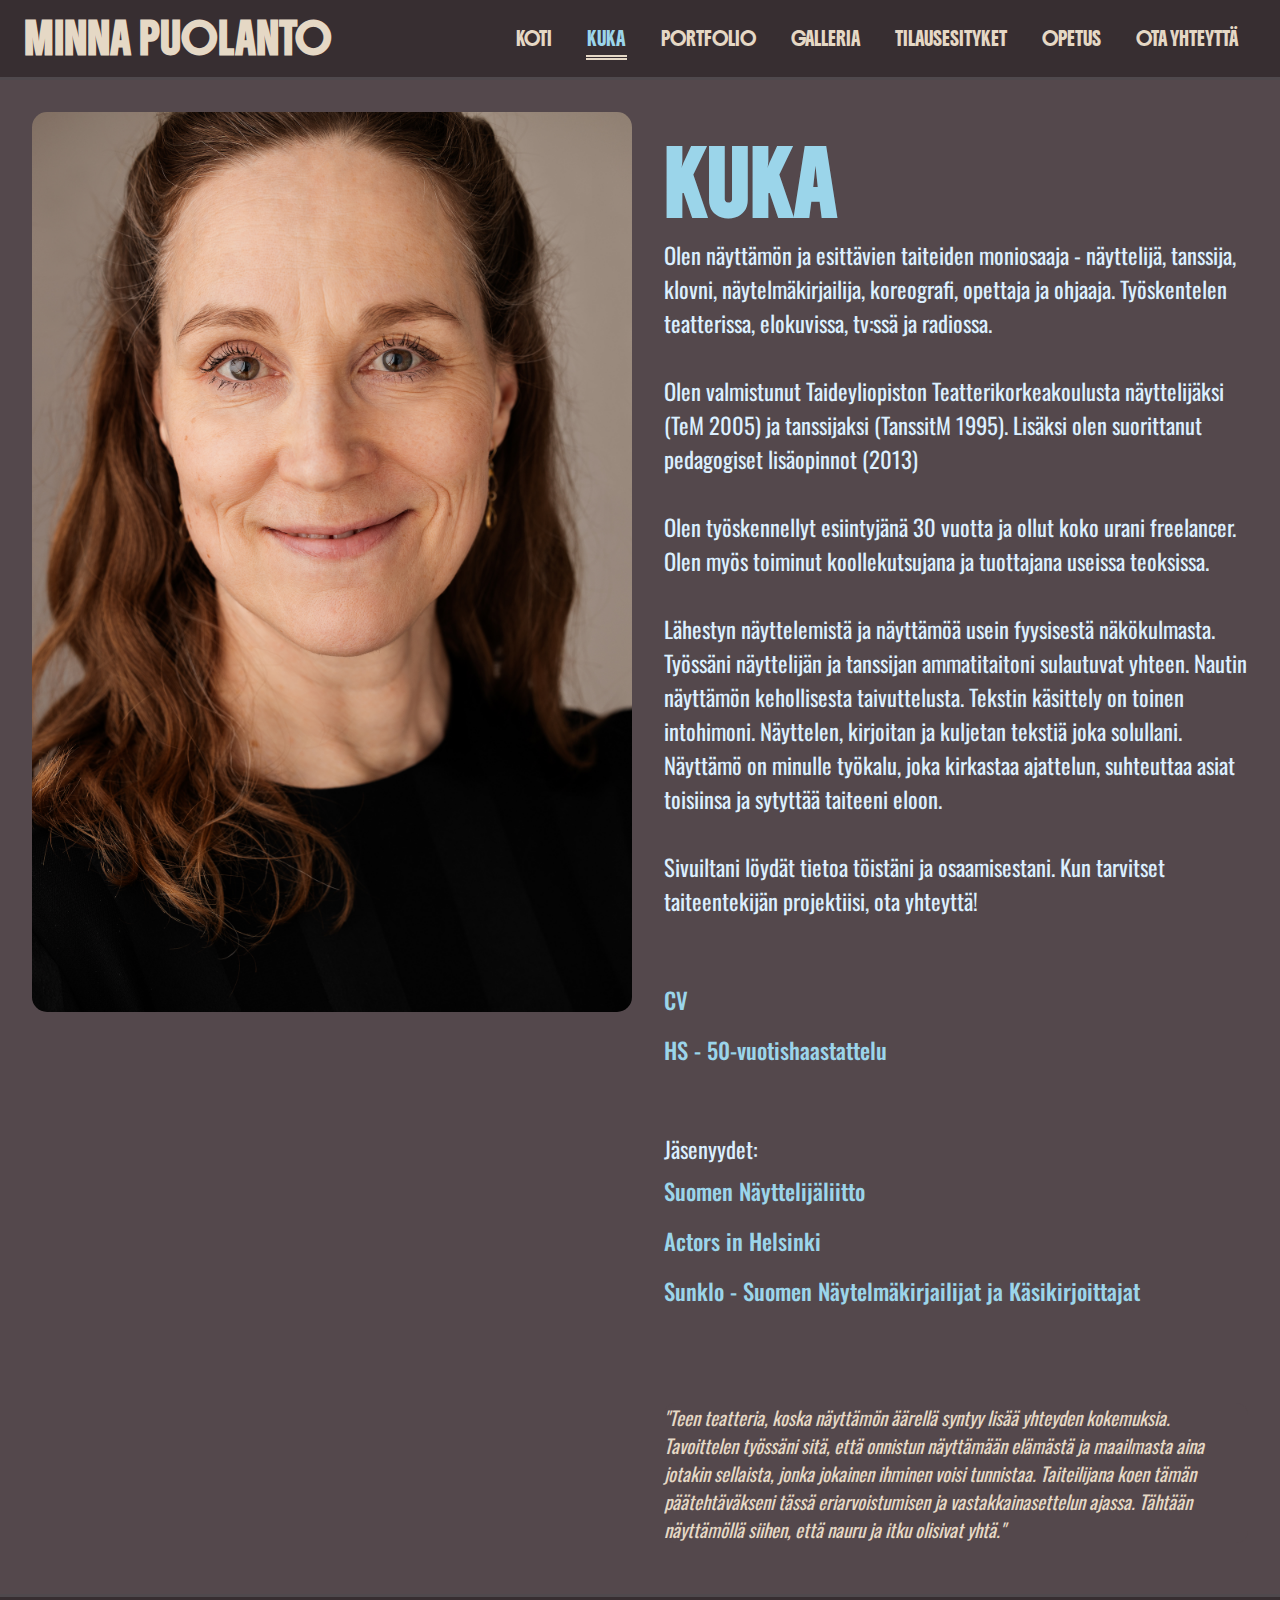
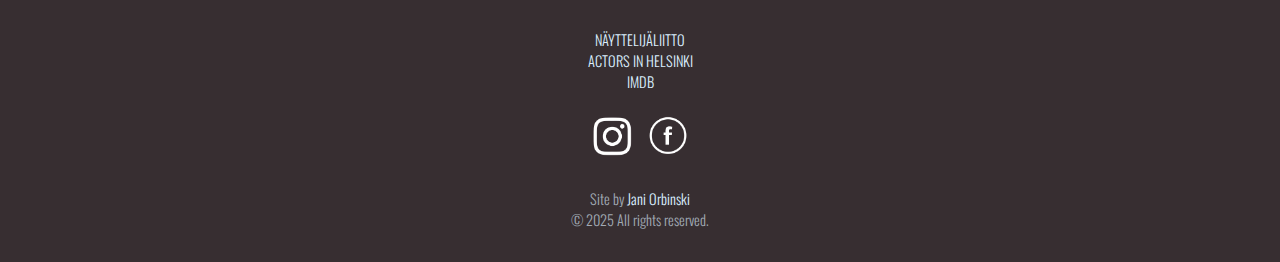
<file: bio.html>
<!DOCTYPE html>
<html lang="fi">

<head>
  <meta charset="UTF-8">
  <meta name="viewport" content="width=device-width, initial-scale=1.0">
  <title>Minna Puolanto | Näyttelijä, Klovni, Tanssija, Käsikirjoittaja, Opettaja</title>
  <meta name="description" content="Suomalainen näyttelijä, klovni, tanssija, käsikirjoittaja, koreografi, ohjaaja ja opettaja. Näyttämön ja esittävientaiteiden moniosaaja. Työskentelen teatterissa, elokuvissa, tv:ssä ja radiossa. Ota yhteyttä!">
  <link rel="stylesheet" href="styles.css">
  <link rel="preconnect" href="https://fonts.googleapis.com">
  <link rel="preconnect" href="https://fonts.gstatic.com" crossorigin>
  <link href="https://fonts.googleapis.com/css2?family=Boldonse&family=Oswald:wght@200..700&display=swap" rel="stylesheet">
  <link rel="icon" type="image/x-icon" href="images/favicon.ico">
  <script defer src="script.js"></script>
</head>

<body>
  

  <header id="sticky-header">
    <div class="header-content">
      <div class="header-name">
        <span>MINNA PUOLANTO</span>
        
      </div>
      <nav>
        <ul class="nav-menu">
          <li><a href="index.html">KOTI</a></li>
          <li><a href="bio.html">KUKA</a></li>
          <li><a href="portfolio.html">PORTFOLIO</a></li>
          <li><a href="gallery.html">GALLERIA</a></li>
          <li><a href="services.html">TILAUSESITYKET</a></li>
          <li><a href="teaching.html">OPETUS</a></li>
          <li><a href="contact.html">OTA YHTEYTTÄ</a></li>
        </ul>
      </nav>
    </div>
    <div class="hamburger-menu" onclick="toggleMenu()">
      ☰
    </div>
  </header>



  <main>
    
    <!-- Hero Section -->
  
    <div class="who-hero-content">

      <div>
      <img src="images/HEADSHOTIT/MP_LiiviaPallas_7_pienennetty.jpg" id="hero-profile-img" alt="Minna Puolanto">

    </div>

      
      <div class="who-text-content">
        <h1>
          KUKA
        </h1>
        <p>
          Olen näyttämön ja esittävien taiteiden moniosaaja - näyttelijä, tanssija, klovni, näytelmäkirjailija,
          koreografi, opettaja ja ohjaaja. Työskentelen teatterissa, elokuvissa, tv:ssä ja radiossa.<br><br>
          Olen valmistunut Taideyliopiston Teatterikorkeakoulusta näyttelijäksi (TeM 2005) ja tanssijaksi (TanssitM 1995). Lisäksi olen suorittanut pedagogiset lisäopinnot (2013)<br><br>
          Olen työskennellyt esiintyjänä 30 vuotta ja ollut koko urani freelancer. Olen myös toiminut koollekutsujana ja tuottajana useissa teoksissa.<br><br>
          Lähestyn näyttelemistä ja näyttämöä usein fyysisestä näkökulmasta. Työssäni näyttelijän ja
          tanssijan ammatitaitoni sulautuvat yhteen. Nautin näyttämön kehollisesta taivuttelusta. Tekstin
          käsittely on toinen intohimoni. Näyttelen, kirjoitan ja kuljetan tekstiä joka solullani. Näyttämö on
          minulle työkalu, joka kirkastaa ajattelun, suhteuttaa asiat toisiinsa ja sytyttää taiteeni eloon.<br><br>

        
          Sivuiltani löydät tietoa töistäni ja osaamisestani. Kun tarvitset taiteentekijän projektiisi, ota yhteyttä!<br><br>

          <div class="kuka-links">
          <a href="cv.html" target="_blank" title="CV">
          <p>CV</p>
          </a>

          <a href="https://www.hs.fi/kulttuuri/art-2000008634109.html" target="_blank" title="HS- 50-vuotishaastattelu">
          <p>HS - 50-vuotishaastattelu</p>
          </a>
          </div>
         </p>
         <br>

          Jäsenyydet:<br>
          <div class="kuka-links">
          <a href="https://www.nayttelijaliitto.fi/nayttelijahaku/minna-puolanto/" target="_blank" title="Näyttelijäliitto">
          <p>Suomen Näyttelijäliitto</p>
          </a>
          
          <a href="https://www.helsinginfreet.com/minna-puolanto.html" target="_blank" title="Helsingin Freelancenäyttelijät">
         <p>Actors in Helsinki</p>
        </a>

           <a href="https://sunklo.fi/user/minna-puolanto/" target="_blank" title="Suomen Näytelmäkirjailijat ja Käsikirjoittajat">
          <p>Sunklo - Suomen Näytelmäkirjailijat ja Käsikirjoittajat</p>
          </a>
          </div>
          <br><br>

          
        

        <div class="quote-text">
          <p>"Teen teatteria, koska näyttämön äärellä syntyy lisää yhteyden kokemuksia. Tavoittelen työssäni sitä, että onnistun näyttämään elämästä ja maailmasta aina jotakin sellaista, jonka jokainen ihminen voisi tunnistaa. Taiteilijana koen tämän päätehtäväkseni tässä eriarvoistumisen ja vastakkainasettelun ajassa. Tähtään näyttämöllä siihen, että nauru ja itku olisivat yhtä."</p>
        </div>

      </div>

    </div>
      
    




    

  </main>

  <footer>
    
    <div class="footer-content">
      <div class="footer-links">
    <a href="https://www.nayttelijaliitto.fi/nayttelijahaku/minna-puolanto/" target="_blank" title="Näyttelijäliitto">
      <p>NÄYTTELIJÄLIITTO</p>
    </a>

    <a href="https://www.helsinginfreet.com/minna-puolanto.html" target="_blank" title="HelsinginFreelanceNäyttelijät">
      <p>ACTORS IN HELSINKI</p>
    </a>

    <a href="https://www.imdb.com/name/nm0463745/" target="_blank" title="IMDb">
      <p>IMDB</p>
    </a>
  </div>

  

    <div class="social-icons">

      <a href="https://www.instagram.com/minnapuolanto" target="_blank" title="Instagram">
        <img src="images/insta_white_transparent.png" alt="Instagram Logo" class="social-icon">
      </a>

      <a href="https://www.facebook.com/mpuolanto" target="_blank" title="Facebook">
        <img src="images/fbook_white_transparent.png" alt="Facebook-logo" class="social-icon">
      </a>

    </div>
  </div>

    <p>Site by <a href="https://www.janiorbinski.com/" target="_blank" title="Jani Orbinski website">Jani Orbinski</a></p>
    <p>&copy; 2025 All rights reserved.</p>
  </footer>

</body>

</html>
</file>
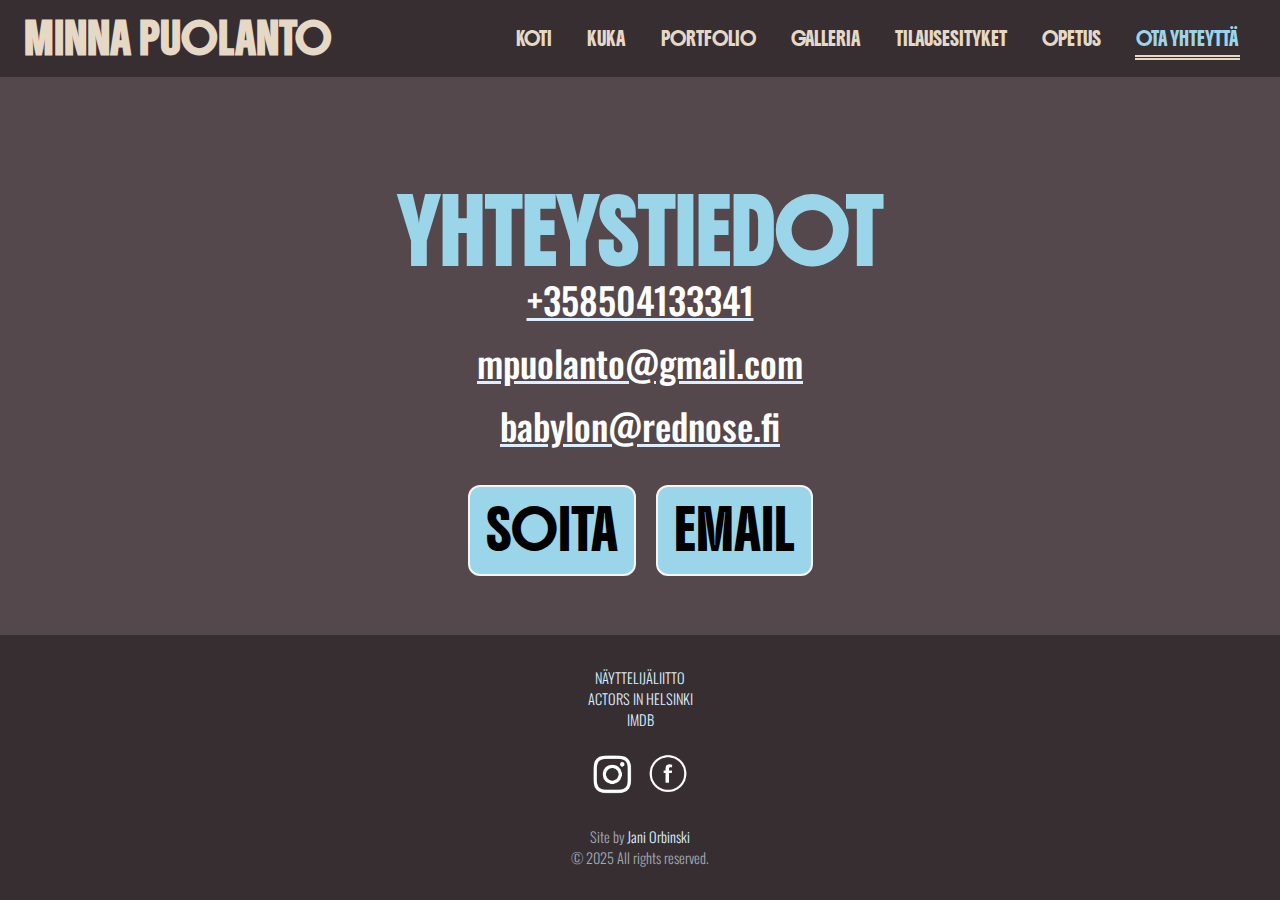
<file: contact.html>
<!DOCTYPE html>
<html lang="fi">

<head>
  <meta charset="UTF-8">
  <meta name="viewport" content="width=device-width, initial-scale=1.0">
  <title>Minna Puolanto | Näyttelijä, Klovni, Tanssija, Käsikirjoittaja, Opettaja</title>
  <meta name="description" content="Suomalainen näyttelijä, klovni, tanssija, käsikirjoittaja, koreografi, ohjaaja ja opettaja. Näyttämön ja esittävientaiteiden moniosaaja. Työskentelen teatterissa, elokuvissa, tv:ssä ja radiossa. Ota yhteyttä!">
  <link rel="stylesheet" href="styles.css">
  <link rel="preconnect" href="https://fonts.googleapis.com">
  <link rel="preconnect" href="https://fonts.gstatic.com" crossorigin>
  <link href="https://fonts.googleapis.com/css2?family=Boldonse&family=Oswald:wght@200..700&display=swap" rel="stylesheet">
  <link rel="icon" type="image/x-icon" href="images/favicon.ico">
  <script defer src="script.js"></script>
</head>

<body>
  

  <header id="sticky-header">
    <div class="header-content">
      <div class="header-name">
        <span>MINNA PUOLANTO</span>
        
      </div>
      <nav>
        <ul class="nav-menu">
          <li><a href="index.html">KOTI</a></li>
          <li><a href="bio.html">KUKA</a></li>
          <li><a href="portfolio.html">PORTFOLIO</a></li>
          <li><a href="gallery.html">GALLERIA</a></li>
          <li><a href="services.html">TILAUSESITYKET</a></li>
          <li><a href="teaching.html">OPETUS</a></li>
          <li><a href="contact.html">OTA YHTEYTTÄ</a></li>
        </ul>
      </nav>
    </div>
    <div class="hamburger-menu" onclick="toggleMenu()">
      ☰
    </div>
  </header>

  <main>


    <div id="contact-info">
      <div>
    <h1>YHTEYSTIEDOT</h1>
    
    <a href="tel:+358504133341">
      <h2>+358504133341</h2>
    </a>
    <a href="mailto:mpuolanto@gmail.com">
      <h2>mpuolanto@gmail.com</h2>
    </a>
    <a href="mailto:babylon@rednose.fi">
      <h2>babylon@rednose.fi</h2>
    </a>
  </div>

    <div class="button-container">
      <a href="tel:+358504133341">
      <button class="contact-button">SOITA</button>
    </a>
      <a href="mailto:mpuolanto@gmail.com">
        <button class="contact-button">EMAIL</button>
      </a>
    </div>
    
  </div>

    

</main>

<footer>
    
    <div class="footer-content">
      <div class="footer-links">
    <a href="https://www.nayttelijaliitto.fi/nayttelijahaku/minna-puolanto/" target="_blank" title="Näyttelijäliitto">
      <p>NÄYTTELIJÄLIITTO</p>
    </a>

    <a href="https://www.helsinginfreet.com/minna-puolanto.html" target="_blank" title="HelsinginFreelanceNäyttelijät">
      <p>ACTORS IN HELSINKI</p>
    </a>

    <a href="https://www.imdb.com/name/nm0463745/" target="_blank" title="IMDb">
      <p>IMDB</p>
    </a>
  </div>

  

    <div class="social-icons">

      <a href="https://www.instagram.com/minnapuolanto" target="_blank" title="Instagram">
        <img src="images/insta_white_transparent.png" alt="Instagram Logo" class="social-icon">
      </a>

      <a href="https://www.facebook.com/mpuolanto" target="_blank" title="Facebook">
        <img src="images/fbook_white_transparent.png" alt="Facebook-logo" class="social-icon">
      </a>

    </div>
  </div>

    <p>Site by <a href="https://www.janiorbinski.com/" target="_blank" title="Jani Orbinski website">Jani Orbinski</a></p>
    <p>&copy; 2025 All rights reserved.</p>
  </footer>

</body>

</html>
</file>
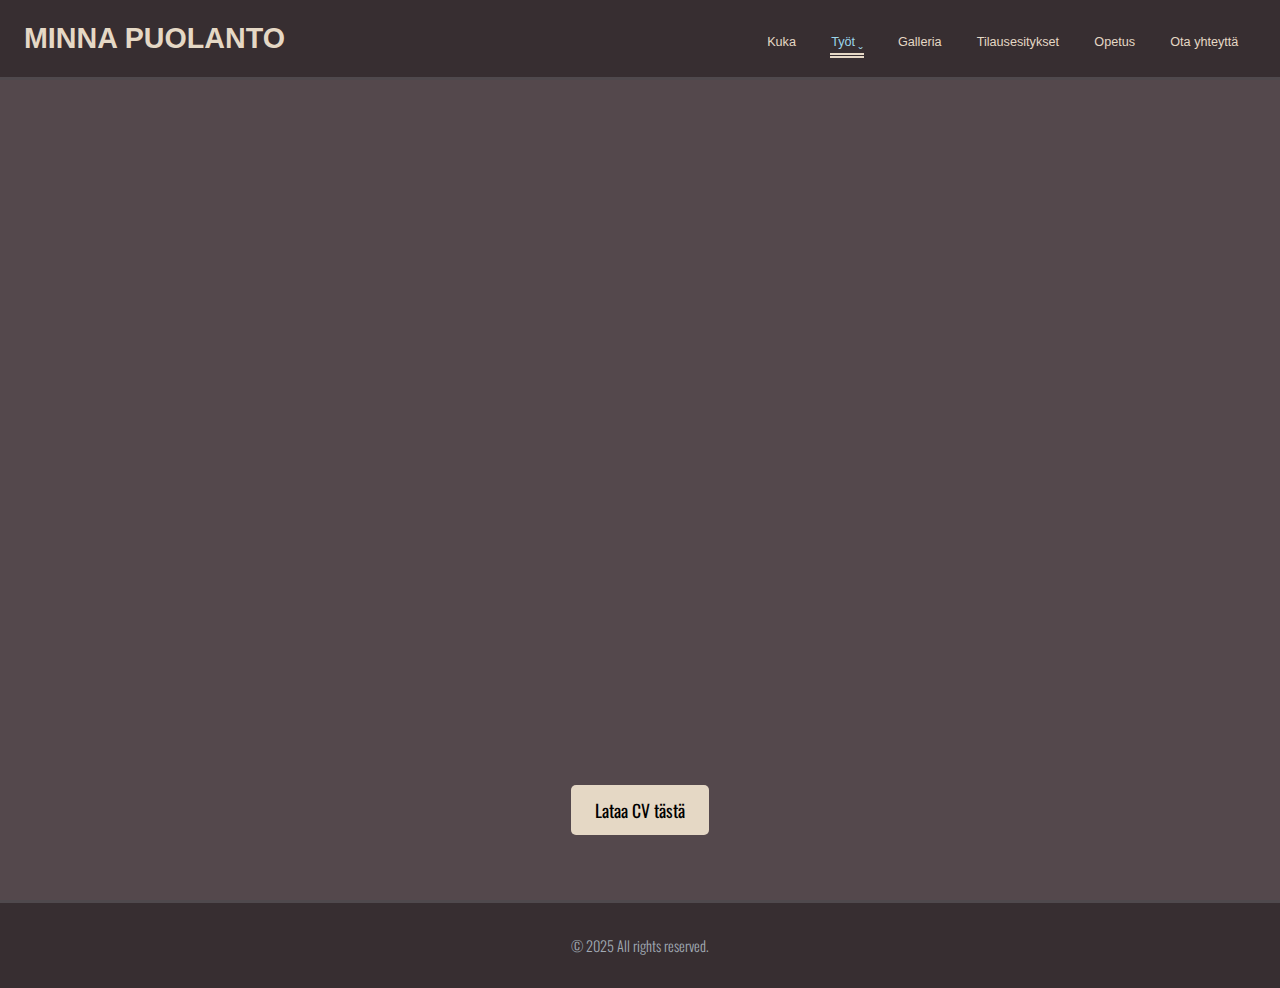
<file: cv.html>
<!DOCTYPE html>
<html lang="fi">

<head>
  <meta charset="UTF-8">
  <meta name="viewport" content="width=device-width, initial-scale=1.0">
  <link rel="stylesheet" href="styles.css">
  <link rel="preconnect" href="https://fonts.googleapis.com">
  <link rel="preconnect" href="https://fonts.gstatic.com" crossorigin>
  <link href="https://fonts.googleapis.com/css2?family=Oswald:wght@200..700&  display=swap" rel="stylesheet">
  <script defer src="script.js"></script>
  <title>Minna Puolanto</title>
</head>

<body>

  <header id="sticky-header">
    <div class="header-content">
      <div class="header-name">
        <span>MINNA PUOLANTO</span>
      </div>
      <nav>
        <ul class="nav-menu">
          <li><a href="index.html">Kuka</a></li>
          <li class="dropdown">
            <a href="#" class="dropdown-toggle">Työt ˬ</a>
            <ul class="dropdown-menu">
              <li><a href="portfolio.html">Portfolio</a></li>
              <li><a href="cv.html">CV</a></li>
            </ul>
          </li>
          <li><a href="gallery.html">Galleria</a></li>
          <li><a href="services.html">Tilausesitykset</a></li>
          <li><a href="teaching.html">Opetus</a></li>
          <li><a href="contact.html">Ota yhteyttä</a></li>
        </ul>
      </nav>
    </div>
    <div class="hamburger-menu" onclick="toggleMenu()">
      ☰
    </div>
  </header>

  <main class="cv-main">
    <!-- Use google drive link with viewer permission (anyone with the link) and add /preview after the file -->
      <iframe class="pdf-viewer"
        src="https://drive.google.com/file/d/19ItxIRO48iIcW812tLJHaoIkDLXvqxvc/preview"
        width="100%" 
        height="600px" 
        style="border: none;">
      </iframe>
      <a href="cv/Ansioluettelo_Minna Puolanto_30.10.2024.pdf" download   class="download-link">Lataa CV tästä</a>
    

  </main>

  <footer>
    <p>&copy; 2025 All rights reserved.</p>
  </footer>

</body>

</html>
</file>
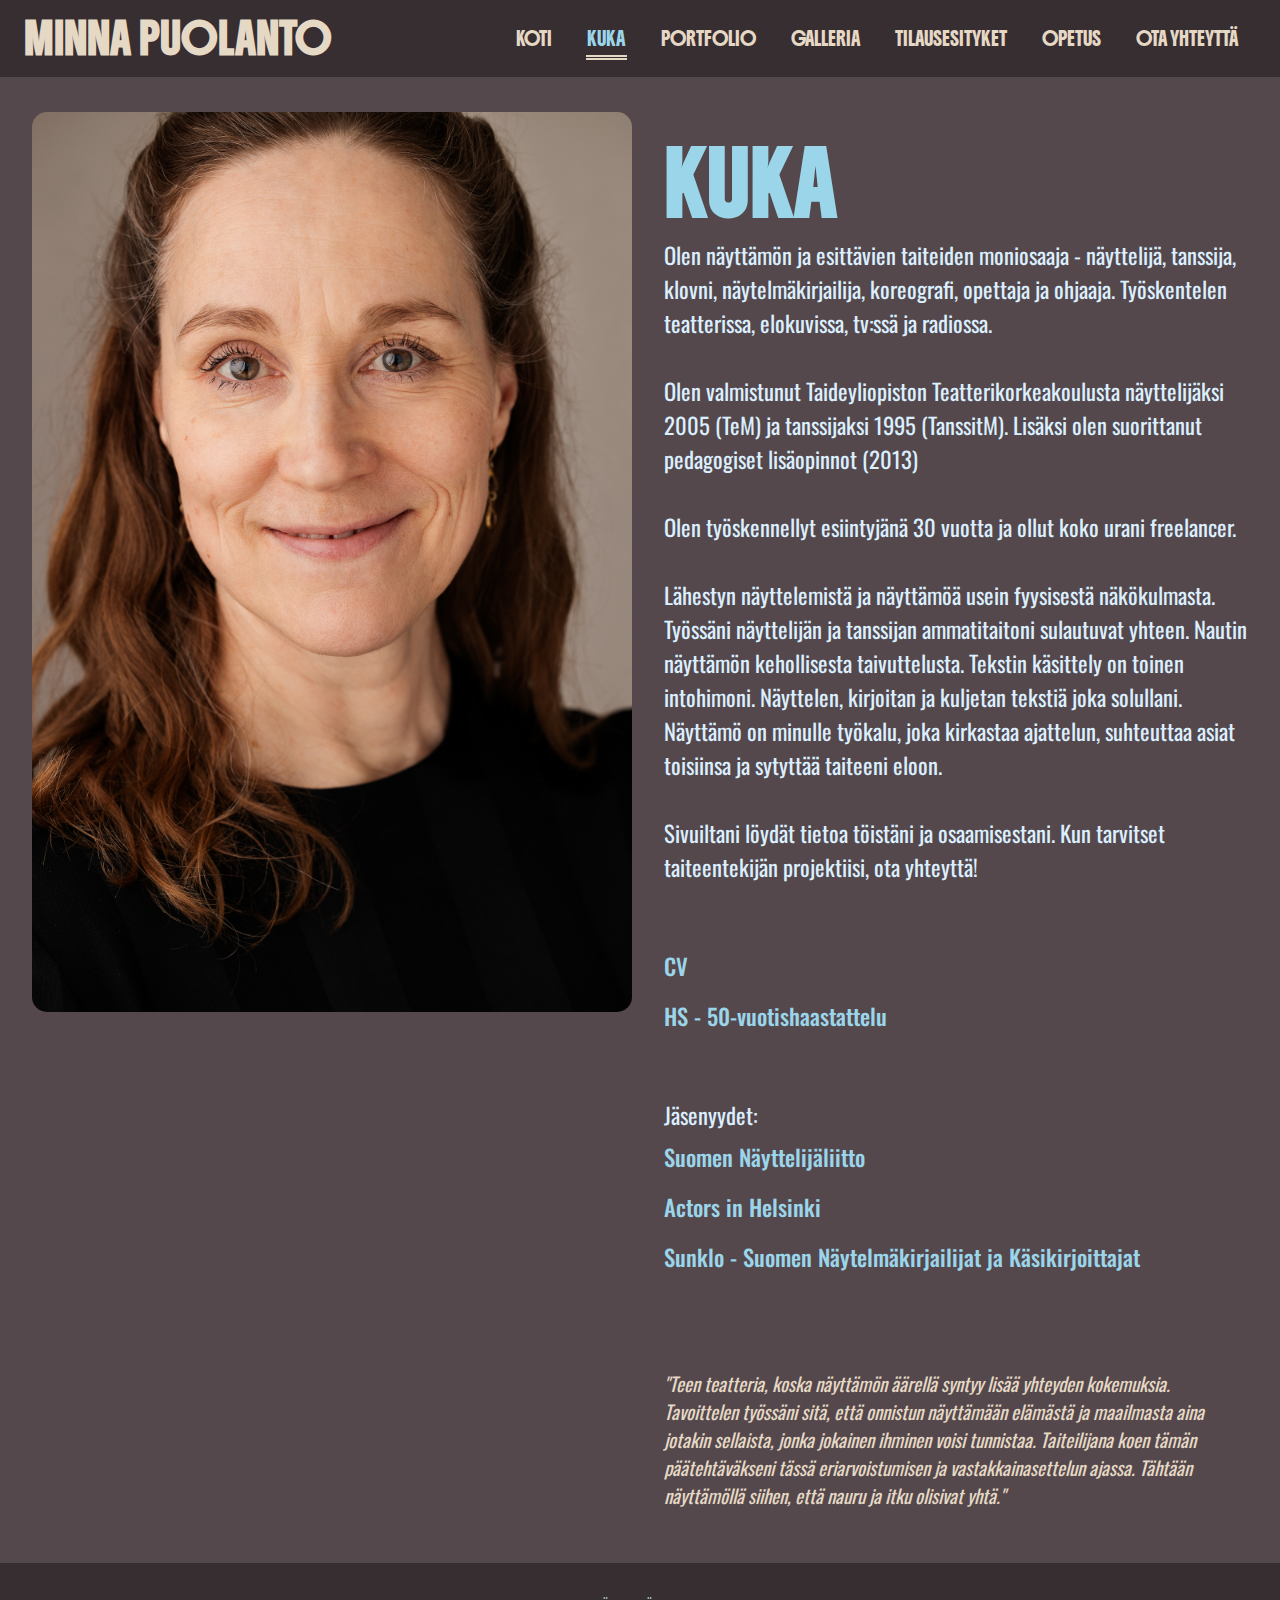
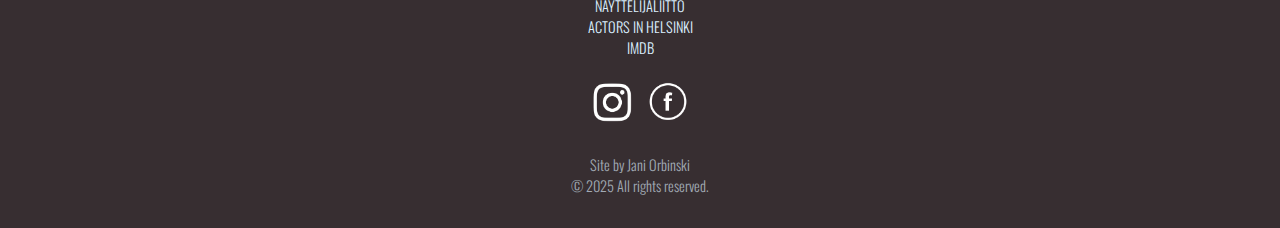
<file: indexKuka.html>
<!DOCTYPE html>
<html lang="fi">

<head>
  <meta charset="UTF-8">
  <meta name="viewport" content="width=device-width, initial-scale=1.0">
  <link rel="stylesheet" href="styles.css">
  <link rel="preconnect" href="https://fonts.googleapis.com">
  <link rel="preconnect" href="https://fonts.gstatic.com" crossorigin>
  <link href="https://fonts.googleapis.com/css2?family=Boldonse&family=Oswald:wght@200..700&display=swap" rel="stylesheet">
  <script defer src="script.js"></script>
  <title>Minna Puolanto</title>
</head>

<body>
  

  <header id="sticky-header">
    <div class="header-content">
      <div class="header-name">
        <span>MINNA PUOLANTO</span>
        
      </div>
      <nav>
        <ul class="nav-menu">
          <li><a href="index.html">KOTI</a></li>
          <li><a href="indexKuka.html">KUKA</a></li>
          <li><a href="portfolio.html">PORTFOLIO</a></li>
          <li><a href="gallery.html">GALLERIA</a></li>
          <li><a href="services.html">TILAUSESITYKET</a></li>
          <li><a href="teaching.html">OPETUS</a></li>
          <li><a href="contact.html">OTA YHTEYTTÄ</a></li>
        </ul>
      </nav>
    </div>
    <div class="hamburger-menu" onclick="toggleMenu()">
      ☰
    </div>
  </header>



  <main>
    
    <!-- Hero Section -->
  
    <div class="who-hero-content">

      <div>
      <img src="images/HEADSHOTIT/MP_LiiviaPallas_7_pienennetty.jpg" id="hero-profile-img" alt="Minna Puolanto">

    </div>

      
      <div class="who-text-content">
        <h1>
          KUKA
        </h1>
        <p>
          Olen näyttämön ja esittävien taiteiden moniosaaja - näyttelijä, tanssija, klovni, näytelmäkirjailija,
          koreografi, opettaja ja ohjaaja. Työskentelen teatterissa, elokuvissa, tv:ssä ja radiossa.<br><br>
          Olen valmistunut Taideyliopiston Teatterikorkeakoulusta näyttelijäksi 2005 (TeM) ja tanssijaksi
          1995 (TanssitM). Lisäksi olen suorittanut pedagogiset lisäopinnot (2013)<br><br>
          Olen työskennellyt esiintyjänä 30 vuotta ja ollut koko urani freelancer.<br><br>
          Lähestyn näyttelemistä ja näyttämöä usein fyysisestä näkökulmasta. Työssäni näyttelijän ja
          tanssijan ammatitaitoni sulautuvat yhteen. Nautin näyttämön kehollisesta taivuttelusta. Tekstin
          käsittely on toinen intohimoni. Näyttelen, kirjoitan ja kuljetan tekstiä joka solullani. Näyttämö on
          minulle työkalu, joka kirkastaa ajattelun, suhteuttaa asiat toisiinsa ja sytyttää taiteeni eloon.<br><br>

        
          Sivuiltani löydät tietoa töistäni ja osaamisestani. Kun tarvitset taiteentekijän projektiisi, ota yhteyttä!<br><br>

          <div class="kuka-links">
          <a href="cv.html" target="_blank" title="CV">
          <p>CV</p>
          </a>

          <a href="https://www.hs.fi/kulttuuri/art-2000008634109.html" target="_blank" title="HS- 50-vuotishaastattelu">
          <p>HS - 50-vuotishaastattelu</p>
          </a>
          </div>
         </p>
         <br>

          Jäsenyydet:<br>
          <div class="kuka-links">
          <a href="https://www.nayttelijaliitto.fi/nayttelijahaku/minna-puolanto/" target="_blank" title="Näyttelijäliitto">
          <p>Suomen Näyttelijäliitto</p>
          </a>
          
          <a href="https://www.helsinginfreet.com/minna-puolanto.html" target="_blank" title="Helsingin Freelancenäyttelijät">
         <p>Actors in Helsinki</p>
        </a>

           <a href="https://sunklo.fi/user/minna-puolanto/" target="_blank" title="Suomen Näytelmäkirjailijat ja Käsikirjoittajat">
          <p>Sunklo - Suomen Näytelmäkirjailijat ja Käsikirjoittajat</p>
          </a>
          </div>
          <br><br>

          
        

        <div class="quote-text">
          <p>"Teen teatteria, koska näyttämön äärellä syntyy lisää yhteyden kokemuksia. Tavoittelen työssäni sitä, että onnistun näyttämään elämästä ja maailmasta aina jotakin sellaista, jonka jokainen ihminen voisi tunnistaa. Taiteilijana koen tämän päätehtäväkseni tässä eriarvoistumisen ja vastakkainasettelun ajassa. Tähtään näyttämöllä siihen, että nauru ja itku olisivat yhtä."</p>
        </div>

      </div>

    </div>
      
    




    

  </main>

  <footer>
    
    <div class="footer-content">
      <div class="footer-links">
    <a href="https://www.nayttelijaliitto.fi/nayttelijahaku/minna-puolanto/" target="_blank" title="Näyttelijäliitto">
      <p>NÄYTTELIJÄLIITTO</p>
    </a>

    <a href="https://www.helsinginfreet.com/minna-puolanto.html" target="_blank" title="Helsingin Freelancenäyttelijät">
      <p>ACTORS IN HELSINKI</p>
    </a>

    <a href="https://www.imdb.com/name/nm0463745/" target="_blank" title="IMDb">
      <p>IMDB</p>
    </a>
  </div>

  

    <div class="social-icons">

      <a href="https://www.instagram.com/minnapuolanto" target="_blank" title="Instagram">
        <img src="images/insta_white_transparent.png" alt="Instagram Logo" class="social-icon">
      </a>

      <a href="https://www.facebook.com/mpuolanto" target="_blank" title="Facebook">
        <img src="images/fbook_white_transparent.png" alt="Facebook-logo" class="social-icon">
      </a>

    </div>
  </div>

    <p>Site by Jani Orbinski</p>
    <p>&copy; 2025 All rights reserved.</p>
  </footer>

</body>

</html>
</file>
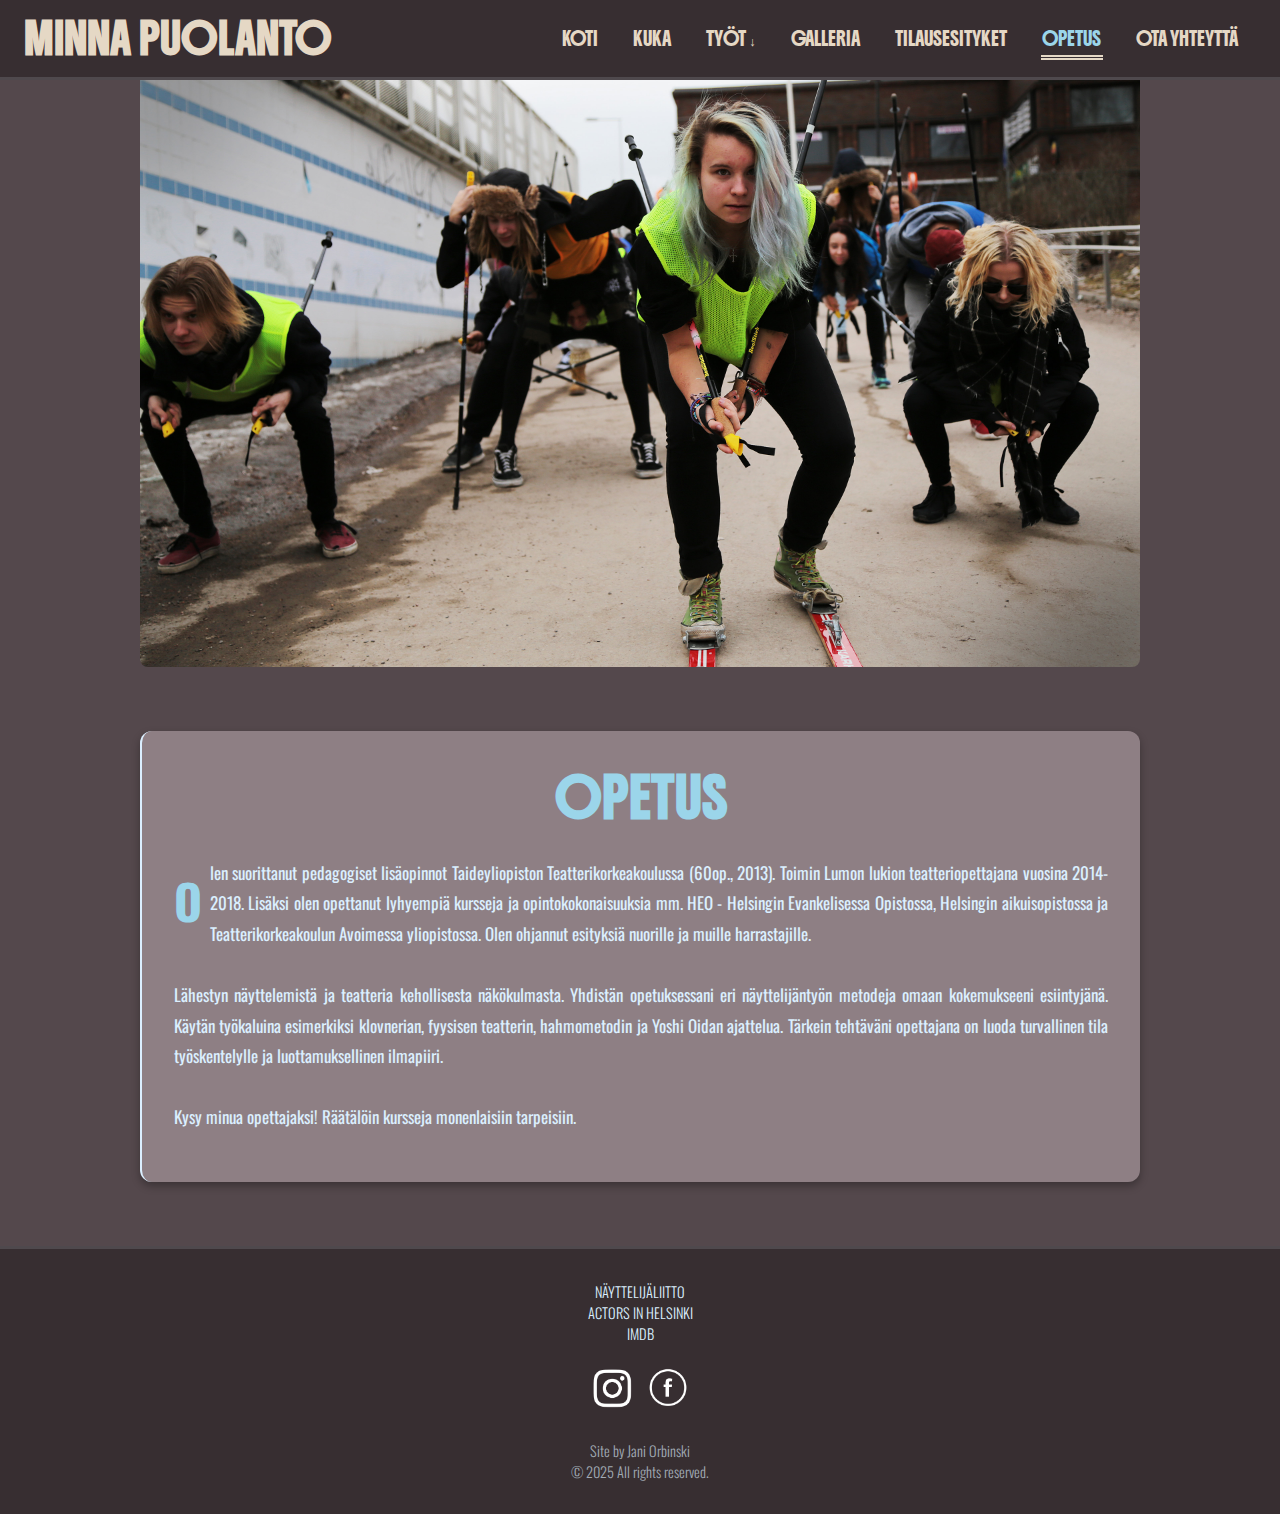
<file: teaching.html>
<!DOCTYPE html>
<html lang="fi">

<head>
  <meta charset="UTF-8">
  <meta name="viewport" content="width=device-width, initial-scale=1.0">
  <link rel="stylesheet" href="styles.css">
  <link rel="preconnect" href="https://fonts.googleapis.com">
  <link rel="preconnect" href="https://fonts.gstatic.com" crossorigin>
  <link href="https://fonts.googleapis.com/css2?family=Boldonse&family=Oswald:wght@200..700&display=swap" rel="stylesheet">
  <script defer src="script.js"></script>
  <title>Minna Puolanto</title>
</head>

<body>
  

  <header id="sticky-header">
    <div class="header-content">
      <div class="header-name">
        <span>MINNA PUOLANTO</span>
        
      </div>
      <nav>
        <ul class="nav-menu">
          <li><a href="index.html">KOTI</a></li>
          <li><a href="indexKuka.html">KUKA</a></li>
          <li class="dropdown">
            <a href="#" class="dropdown-toggle">TYÖT ↓</a>
            <ul class="dropdown-menu">
              <li><a href="portfolio.html">PORTFOLIO</a></li>
              <li><a href="cv.html">CV</a></li>
            </ul>
          </li>
          <li><a href="gallery.html">GALLERIA</a></li>
          <li><a href="services.html">TILAUSESITYKET</a></li>
          <li><a href="teaching.html">OPETUS</a></li>
          <li><a href="contact.html">OTA YHTEYTTÄ</a></li>
        </ul>
      </nav>
    </div>
    <div class="hamburger-menu" onclick="toggleMenu()">
      ☰
    </div>
  </header>

  <main>
    <section>
      <img src="images/OPETUS/Hiihtajat_opetuskuva_nettisivut.jpg" id="teaching-img" class="full-image" alt="Opetuskuva">
    </section>

    <section class="info-text">
      <h2>OPETUS</h2>

      <p>Olen suorittanut pedagogiset lisäopinnot Taideyliopiston Teatterikorkeakoulussa (60op., 2013). Toimin Lumon lukion teatteriopettajana vuosina 2014-2018. Lisäksi olen opettanut lyhyempiä kursseja ja opintokokonaisuuksia mm. HEO - Helsingin Evankelisessa Opistossa, Helsingin aikuisopistossa ja Teatterikorkeakoulun Avoimessa yliopistossa. Olen ohjannut esityksiä nuorille ja muille harrastajille.<br><br>

        Lähestyn näyttelemistä ja teatteria kehollisesta näkökulmasta. Yhdistän opetuksessani eri näyttelijäntyön metodeja omaan kokemukseeni esiintyjänä. Käytän työkaluina esimerkiksi klovnerian, fyysisen teatterin, hahmometodin ja Yoshi Oidan ajattelua. Tärkein tehtäväni opettajana on luoda turvallinen tila työskentelylle ja luottamuksellinen ilmapiiri.<br><br>
        
        Kysy minua opettajaksi! Räätälöin kursseja monenlaisiin tarpeisiin.
      </p>
    </section>

    

  </main>

  <footer>
    
    <div class="footer-content">
      <div class="footer-links">
    <a href="https://www.nayttelijaliitto.fi/nayttelijahaku/minna-puolanto/" target="_blank" title="Näyttelijäliitto">
      <p>NÄYTTELIJÄLIITTO</p>
    </a>

    <a href="https://www.helsinginfreet.com/minna-puolanto.html" target="_blank" title="HelsinginFreelanceNäyttelijät">
      <p>ACTORS IN HELSINKI</p>
    </a>

    <a href="https://www.imdb.com/name/nm0463745/" target="_blank" title="IMDb">
      <p>IMDB</p>
    </a>
  </div>

  

    <div class="social-icons">

      <a href="https://www.instagram.com/minnapuolanto" target="_blank" title="Instagram">
        <img src="images/insta_white_transparent.png" alt="Instagram Logo" class="social-icon">
      </a>

      <a href="https://www.facebook.com/mpuolanto" target="_blank" title="Facebook">
        <img src="images/fbook_white_transparent.png" alt="Facebook-logo" class="social-icon">
      </a>

    </div>
  </div>

    <p>Site by Jani Orbinski</p>
    <p>&copy; 2025 All rights reserved.</p>
  </footer>

</body>

</html>
</file>
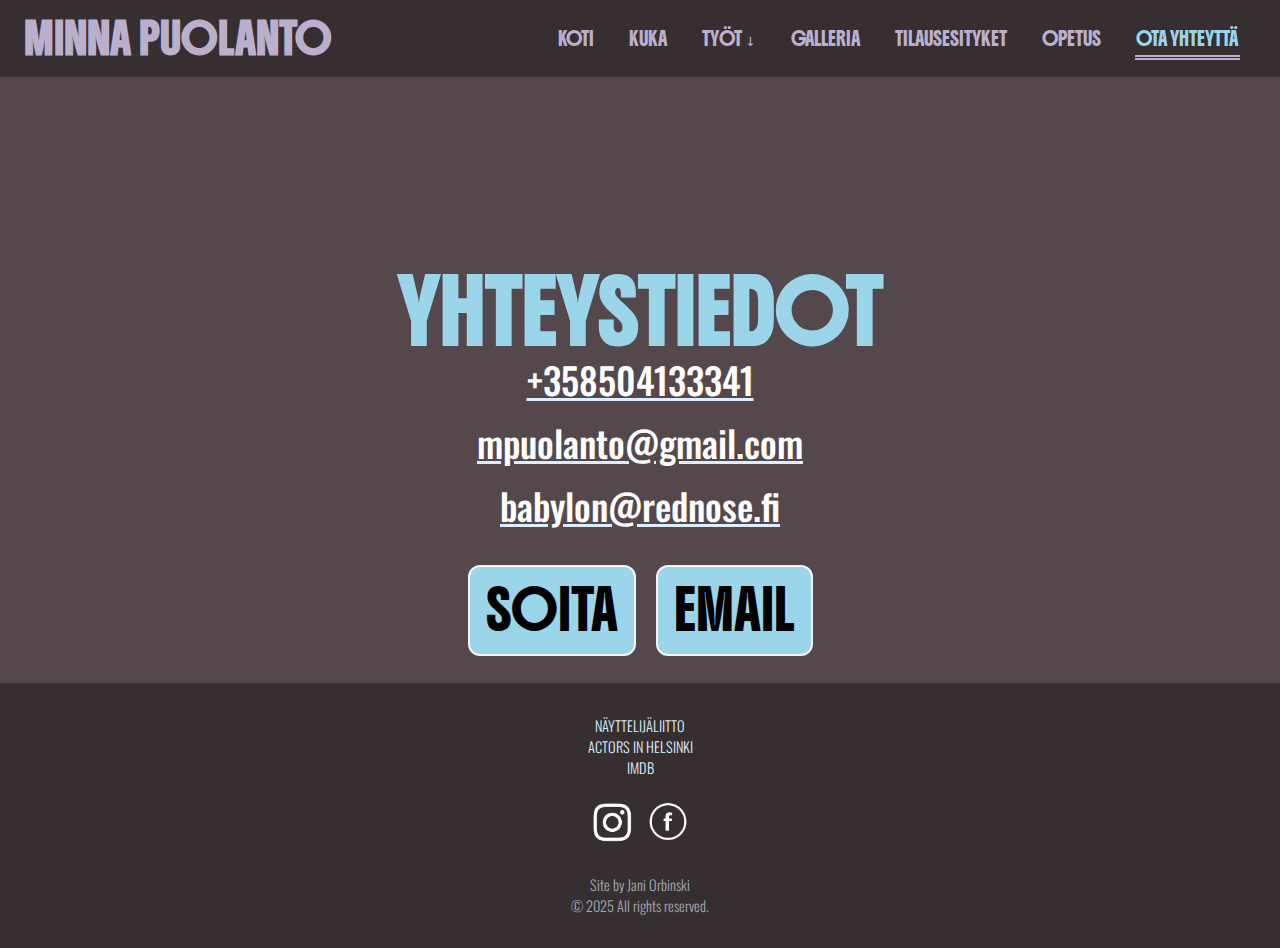
<file: :site/contact.html>
<!DOCTYPE html>
<html lang="fi">

<head>
  <meta charset="UTF-8">
  <meta name="viewport" content="width=device-width, initial-scale=1.0">
  <link rel="stylesheet" href="styles.css">
  <link rel="preconnect" href="https://fonts.googleapis.com">
  <link rel="preconnect" href="https://fonts.gstatic.com" crossorigin>
  <link href="https://fonts.googleapis.com/css2?family=Boldonse&family=Oswald:wght@200..700&display=swap" rel="stylesheet">
  <script defer src="script.js"></script>
  <title>Minna Puolanto</title>
</head>

<body>
  

  <header id="sticky-header">
    <div class="header-content">
      <div class="header-name">
        <span>MINNA PUOLANTO</span>
      </div>
      <nav>
        <ul class="nav-menu">
          <li><a href="index.html">KOTI</a></li>
          <li><a href="indexKuka.html">KUKA</a></li>
          <li class="dropdown">
            <a href="#" class="dropdown-toggle">TYÖT ↓</a>
            <ul class="dropdown-menu">
              <li><a href="portfolio.html">PORTFOLIO</a></li>
              <li><a href="cv.html">CV</a></li>
            </ul>
          </li>
          <li><a href="gallery.html">GALLERIA</a></li>
          <li><a href="services.html">TILAUSESITYKET</a></li>
          <li><a href="teaching.html">OPETUS</a></li>
          <li><a href="contact.html">OTA YHTEYTTÄ</a></li>
        </ul>
      </nav>
    </div>
    <div class="hamburger-menu" onclick="toggleMenu()">
      ☰
    </div>
  </header>

  <main id="contact-main">


    <div id="contact-info">
      <div>
    <h1>YHTEYSTIEDOT</h1>
    
    <a href="tel:+358504133341">
      <h2>+358504133341</h2>
    </a>
    <a href="mailto:mpuolanto@gmail.com">
      <h2>mpuolanto@gmail.com</h2>
    </a>
    <a href="mailto:babylon@rednose.fi">
      <h2>babylon@rednose.fi</h2>
    </a>
  </div>

    <div class="button-container">
      <a href="tel:+358504133341">
      <button class="contact-button">SOITA</button>
    </a>
      <a href="mailto:mpuolanto@gmail.com">
        <button class="contact-button">EMAIL</button>
      </a>
    </div>
    
  </div>

    

</main>

<footer>
    
  <div class="footer-content">
    <div class="footer-links">
  <a href="https://www.nayttelijaliitto.fi/nayttelijahaku/minna-puolanto/" target="_blank" title="Näyttelijäliitto">
    <p>NÄYTTELIJÄLIITTO</p>
  </a>

  <a href="https://www.helsinginfreet.com/minna-puolanto.html" target="_blank" title="HelsinginFreelanceNäyttelijät">
    <p>ACTORS IN HELSINKI</p>
  </a>

  <a href="https://www.imdb.com/name/nm0463745/" target="_blank" title="IMDb">
    <p>IMDB</p>
  </a>
</div>



  <div class="social-icons">

    <a href="https://www.instagram.com/minnapuolanto" target="_blank" title="Instagram">
      <img src="images/insta_white_transparent.png" alt="Instagram Logo" class="social-icon">
    </a>

    <a href="https://www.facebook.com/mpuolanto" target="_blank" title="Facebook">
      <img src="images/fbook_white_transparent.png" alt="Facebook-logo" class="social-icon">
    </a>

  </div>
</div>

  <p>Site by Jani Orbinski</p>
  <p>&copy; 2025 All rights reserved.</p>
</footer>

</body>

</html>
</file>
<file: styles.css>
:root {
  /* COLORS */
  --primary-bg: #54484c; 
  /*--primary-bg: #3f3041; */
  --primary-bg-transparent: #52494cB3; /* Transparent version for overlays */
  --secondary-bg: #8e7f84;
  --navigation-bg: #372e31;
  --tertiary-bg: #8e7f84;
  
  --text-color: #dbefff;
  --text-color-muted: #A1AAB4;
  --text-color-special: #E5D8C5;
  
  --accent-color: #9bd5ea; 
  --accent-special: #E5D8C5; 
  --accent-muted: #2f2d5e; 
  --accent-muted-transparent: #2f2d5e;

  --border-color: #aeb3ba35; /* Light gray-blue for dividers and borders */

  /*TYPOGRAPHY*/
  --h1-font: "Boldonse", sans-serif;
  /* --h1-font: "Raleway", sans-serif; */
  --main-font: "Oswald", serif;

    /* FONT SIZES */
  --base-font-size: 14px;
  --small-font-size: calc(var(--base-font-size) / 1.618); /* ≈ 9.88px */
  --body-font-size: calc(var(--base-font-size) + 2px); 
  --body-font-size-mobile: calc(var(--base-font-size) - 2px);
  --h3-font-size: calc(var(--base-font-size) * 1.618);
  --h2-font-size: calc(var(--h3-font-size) * 1.618); 
  --h1-font-size: calc(var(--h2-font-size) * 1.618); 



  /* button variables */
  --m: 2rem; /* change this for scaling */
  --red: #FF6565;
  --pink: #FF64F9;
  --purple: #6B5FFF;
  --blue: #4D8AFF;
  --green: #5BFF89;
  --yellow: #FFEE55;
  --orange: #FF6D1B;
}


html, body { 
  height: 100%;
  display: flex;
  flex-direction: column;
  margin: 0;
} 

main {
  flex: 1; /* Pushes the footer to the bottom if there's not enough content */
}

* {
  box-sizing: border-box;
}

h1 {
  font-family: var(--h1-font);
  color: var(--accent-color);
  font-size: var(--h1-font-size);
  font-weight: 600;
  margin-bottom: 0;
  line-height: 4rem;
  /*-webkit-text-fill-color: transparent;
  -webkit-text-stroke-width: 1.5px;
  -webkit-text-stroke-color: var(--accent-color);*/
}

@media (max-width: 1200px) {
  h1 {
    font-size: calc(var(--h1-font-size) - 1rem);
  }
}

@media (max-width: 800px) {
  h1 {
    font-size: calc(var(--h1-font-size) - 1.1rem);
  }
}

h2 {
  font-family: var(--main-font);
  font-size: var(--h2-font-size);
  color: var(--accent-color);
  font-weight: 500;
  margin: 0;
}

h3 {
  font-size: var(--h3-font-size);
  font-weight: 200;
  margin: 0;
}


/* Sticky Header */
#sticky-header {
  background: var(--navigation-bg);
  color: var(--text-color-special);
  position: fixed;
  top: 0;
  left: 0;
  width: 100%;
  height: 5rem;
  z-index: 1000;
  display: flex;
  justify-content: space-between; /* Space between name and nav */
  align-items: center;
  padding: 0 1.5rem; /* Space on the left and right */
  box-sizing: border-box;
  border-bottom: solid var(--border-color);
}

/* Add a container for the name and nav */
#sticky-header .header-content {
  display: flex;
  justify-content: space-between; /* Align items to the right */
  align-items: center;
  width: 100%;
  max-width: 100%;
}

/* Header Name */
#sticky-header .header-name {
  font-family: var(--h1-font);
  font-size: calc(var(--h2-font-size) - 0.5rem);
  font-weight: 800;
  color: #E5D8C5;
  margin-right: 2rem; /* Space between name and nav */
  display: flex;
  flex-grow: 1; /* Allows it to stay centered */
  align-items: center;
  margin-right: 0rem;
  /*-webkit-text-fill-color: transparent;
  -webkit-text-stroke-width: 0.5px;
  -webkit-text-stroke-color: var(--accent-color);*/
}



@media (max-width: 1123px) {
  #sticky-header .header-name {
    font-size: var(--h3-font-size);
  }
}



.header-subtitle {
  font-size: var(--body-font-size-mobile);
  color: var(--text-color);
  font-family: var(--main-font);
  display: none;
}

@media (max-width: 600px) {
  .header-name {
    display: flex;
    flex-direction: column;
  }

  .header-subtitle {
    display: block;
  }
  }

/* Additional styles for the sticky header */
#sticky-header.sticky {
  position: fixed;
  top: 0;
  width: 100%;
  animation: slideDown 1.5s ease;
}

@keyframes slideDown {
  from {
      transform: translateY(-100%);
  }
  to {
      transform: translateY(0);
  }
}







/* NAVIGATION */
nav {
  height: 100%;
}

nav ul {
  display: flex;
  justify-content: flex-end;
  list-style: none;
  margin: 0;
  padding: 0;
}

nav ul li {
  position: relative; /* Needed for dropdown positioning */
  margin: 0 1rem;
}

nav ul li a {
  position: relative;
  color: var(--accent-special);
  font-family: var(--h1-font);
  font-weight: 300;
  text-decoration: none;
  font-size: calc(var(--h3-font-size) - 10px);
  padding: 0.3rem 0.1rem; /* Adjust padding for spacing */
}

nav ul li a::after {
  content: "";
  position: absolute;
  left: 0;
  bottom: -5px; /* Aligns underline with the bottom of nav */
  width: 100%;
  height: 2px;
  background-color: var(--accent-special);
  transform: scaleX(0);
  transition: transform 0.3s ease-in-out;
}

/* Show underline for active page */
nav ul li a.active::after,
nav ul li a:hover::after {
  transform: scaleX(1);
}

@media (max-width: 900px) {
  nav ul {
    flex-direction: row; /* Ensure horizontal layout even on mobile */
    flex-wrap: nowrap; /* Prevent wrapping */
    justify-content: center; /* Center items horizontally */
  }

  nav ul li {
    margin: 0 0.25rem; /* Adjust space between items for smaller screens */
  }
  nav ul li a {
    font-size: 1rem;
  }
}


nav ul li a:hover {
  color: var(--accent-special);
}

/* Hamburger Menu (Hidden by Default on Desktop) */
.hamburger-menu {
  display: none;
  font-size: 2rem;
  cursor: pointer;
  color: var(--accent-special);
}

/* Active Link Style */
nav ul li a.active {
  color: var(--accent-color);
  /* font-weight: bold; */
  border-bottom: 2px solid var(--accent-special); /* Adds a bottom border */
}

/* Dropdown menu styling */
.dropdown {
  position: relative;
}

.dropdown-menu {
  display: none; /* Hidden by default */
  position: absolute;
  top: calc(100% + 0.8rem); /* Adjust dropdown position */
  background-color: var(--primary-bg-transparent);
  box-shadow: 0 4px 6px rgba(0, 0, 0, 0.3);
  padding: 0.3rem 0rem;
  margin: 0;
  list-style: none;
  border-radius: 0.5rem;
  z-index: 10;
}

.dropdown-menu li {
  margin: 1rem;
}

.dropdown-menu li a {
  padding: 1rem 1rem;
  margin: 0;
  display: block; /* Make links fill the width */
  color: var(--accent-special);
  font-size: var(--h4-font-size);
}

.dropdown-menu li a:hover {
  color: var(--accent-special);
  border-radius: 0.5rem;
}

/* Show dropdown on hover */
.dropdown:hover .dropdown-menu {
  display: block; /* Show the dropdown when hovered */
}



.dropdown-menu.show {
  display: block;
}

/* Mobile Responsive Hamburger menu*/
@media screen and (max-width: 1000px) {
  /* Hide regular menu and show hamburger */
  .nav-menu {
    display: none;
    flex-direction: column;
    position: absolute;
    top: 5rem;
    right: 0;
    background: var(--primary-bg-transparent);
    width: 100%;
    text-align: center;
    padding: 0rem 0;
    border-top: solid var(--accent-special);
    border-bottom: solid var(--accent-special);
  }

  .nav-menu.active {
    display: flex;
  }

  .nav-menu li {
    margin: 1rem 0;
  }

  .hamburger-menu {
    display: block;
  }

  .dropdown {
    position: relative; /* Keeps it in flow under parent */
  }

  .dropdown-menu {
    position: absolute;
    right: 6rem;
    top: 100%;
    background: var(--primary-bg-transparent);
    width: 35%;
    text-align: center;
    padding: 0;
    border: solid var(--accent-color);
    z-index: 1000;
  }

  .dropdown:hover .dropdown-menu,
  .dropdown.active .dropdown-menu { /* Ensure it works for both hover & click */
    display: block;
  }

  .dropdown-menu li {
    padding: 0rem 0rem;
  }

  .dropdown-menu li a {
    font-size: var(--body-font-size); /* Adjust text size */
    display: block;
  }

  /* Space dropdown from its parent */
  .dropdown-menu {
    margin-top: 0.5rem;
  }
}







body {
  font-family: var(--main-font); /* Leipäteksti */
  font-size: var(--body-font-size);
  margin: 0;
  padding: 0;
  color: var(--text-color);
  background-color: var(--primary-bg);
}

/* Hero section */
.hero {
  position: relative;
  height: 100vh; /* 90% of the viewport height */
  width: 100vw; /* Full viewport width */
  background-image: url(images/HEADSHOTIT/MinnaPuolantoMain_HenniHyvarinen2.png);
  background-attachment: scroll;
  background-size: cover; /* Ensures the image covers the entire area */
  background-position: center center; /* Centers the image */
  background-repeat: no-repeat; /* Prevents repeating */
  display: flex;
  justify-content: left;
  align-items: center;
  gap: 20px;
  overflow: auto;
  text-align: center;
  margin-top: 5rem;
}


@media (max-width: 900px) {
  .hero {
    flex-direction: column; /* Stack elements vertically */
    height: 100vh;
  }
}

@media (max-width: 600px) {
  .hero {
    flex-direction: column; /* Stack elements vertically */
    background-image: url(images/HEADSHOTIT/MinnaPuolantoMain_HenniHyvarinen2_cropped.png);
    background-size: cover;
  }
}

.hero-credit {
  position: absolute;
  bottom: 5px;
  right: 10px;
  font-size: 0.75rem;
  background-color: rgba(0, 0, 0, 0.3);
  color: #fff;
  padding: 1px 4px;
  border-radius: 4px;
  font-family: 'Raleway', sans-serif;
}


.who-hero-content {
  color: var(--text-color);
  font-size: var(--h3-font-size);
  width: 100%;
  text-align: center;
  display: flex;
  flex-wrap: wrap;
  flex-direction: row;
  justify-content: space-around; /* Vertically center content */
  align-items: flex-start;
  overflow: auto;
  gap: 1rem;
  margin-top: 5rem;
  padding: 2rem;
}

.who-hero-content > div {
  flex: 1 1 300px; /* Skaalautuvat lohkot */
}

#hero-profile-img {
  max-width: 100%; /* Scale image relative to viewport width */
  height: auto; /* Maintain aspect ratio */
  object-fit: contain;
  border-radius: 15px;
  display: block;
}

@media (max-width: 900px) {
  .who-hero-content {
    flex-direction: column; /* Stack elements vertically */
  }

  .who-hero-content h1 {
    font-size: var(--h2-font-size);
    line-height: 3rem;
  }

  #hero-profile-img {
    max-width: 75vw; /* Scale image relative to viewport width */
    height: auto; /* Maintain aspect ratio */
    object-fit: contain;
    border-radius: 15px;
  }
}








/* Hero Content Styling */
.hero-content {
  color: var(--text-color);
  width: 55%;
  position: absolute;
  right: 45%;
  top: 48%;
  transform: translateY(-50%);
  /*text-align: left;
  
  display: flex;
  flex-direction: column;
  justify-content: top; /* Vertically center content */
  align-items: center;
  gap: 2rem;
}

@media (max-width: 600px) {
  .hero-content {
    display: none;
  }
}

@media (max-width: 600px) {
  .hero-content {
    width: 80%;
    position: absolute;
    right: 8%;
    top: 4%;
    transform: translateY(-50%);
  }
}

.who-text-content {
  text-align: left;
  padding-left: 1rem;
}


/* Title Styling */
.hero-content h1 {
  margin-bottom: 0.4rem;
  margin-top: 0rem;
  width: 100%;
}

@media (max-width: 900px) {
  .hero-content h1 {
    font-size: var(--h2-font-size);
    line-height: 3rem;
  }
}

@media (max-width: 480px) {
  .hero-content h1 {
    font-size: var(--h2-font-size);
  }
}

.hero-content h2 {
  margin-bottom: 0rem;
  margin-top: 0;
}

@media (max-width: 768px) {
  .hero-content h2 {
    font-size: var(--h3-font-size);
  }
}

@media (max-width: 480px) {
  .hero-content h2 {
    font-size: var(--h4-font-size);
  }
}

.hero-content h3 {
  font-weight: 400;  
}

.kuka-links {
  display: flex;
  flex-direction: column;
  justify-content: center; /* Center the links */
  align-items: left;
  gap: 0rem; /* Space between links */
  margin-bottom: 0;
  padding: 0;
}

.kuka-links a {
  color: var(--accent-color);
  text-decoration: none;
  font-size: var(--h3-font-size);
  font-weight: 500;
}

.kuka-links p {
  margin: 0.5rem 0; /* Space between paragraphs */
}







/* INFO TEXT STYLING */
.quote-text {
  max-width: 1000px;
  margin: 1rem auto; /* Centering the content */
  padding-left: 0rem;
  padding-right: 1rem;
  padding-top: 0rem;
  text-align: left;
  background: var(--primary-bg);
  border-radius: 12px;
  /*box-shadow: 0 4px 8px rgba(0, 0, 0, 0.3);*/
  transition: border 0.3s ease-in-out;
  font-style: italic;
  color: var(--text-color-special);
  font-size: calc(var(--body-font-size) + 3px);
}

.quote-text-formal {
  max-width: 1000px;
  margin: 4rem auto; /* Centering the content */
  padding: 2rem;
  text-align: left;
  background: var(--primary-bg);
  border-radius: 12px;
  box-shadow: 0 4px 8px rgba(0, 0, 0, 0.3);
  transition: border 0.3s ease-in-out;
  font-style: normal;
  border: var(--accent-color) 3px solid;
  color: var(--text-color-special);
}

.quote-text-formal-new {
  max-width: 1000px;
  margin: 2rem auto; /* Centering the content */
  margin-bottom: 0rem;
  padding: 1rem;
  text-align: left;
  background: var(--primary-bg);
  border-radius: 12px;
  box-shadow: 0 4px 8px rgba(0, 0, 0, 0.0);
  transition: border 0.3s ease-in-out;
  font-style: normal;
  color: var(--accent-special);
  font-size: large;
  text-align: center;
}

.quote-text-formal-new a {
  color: var(--accent-color);
  text-decoration: underline;
  
}

.quote-text-formal-new-blue {
  max-width: 1000px;
  margin: 2rem auto; /* Centering the content */
  margin-bottom: 0rem;
  padding: 1rem;
  text-align: center;
  background: var(--primary-bg);
  border-radius: 12px;
  box-shadow: 0 4px 8px rgba(0, 0, 0, 0.0);
  transition: border 0.3s ease-in-out;
  font-style: normal;
  color: var(--accent-color);
}

.quote-text-formal-new-blue a {
  color: var(--accent-special);
  text-decoration: underline;
  
}

.info-text {
  max-width: 1000px;
  margin: 4rem auto; /* Centering the content */
  padding: 2rem;
  text-align: left;
  background: var(--tertiary-bg);
  border-radius: 12px;
  box-shadow: 0 4px 8px rgba(0, 0, 0, 0.3);
  border-left: 2px solid /*transparent*/; /* Initially transparent */
  /*transition: border 0.3s ease-in-out;*/
}

.info-text h2 {
  font-size: var(--h2-font-size);
  font-family: var(--h1-font);
  font-weight: 600;
  color: var(--accent-color);
  text-transform: uppercase;
  margin-bottom: 1.5rem;
  text-align: center;
}

.info-text p {
  font-size: calc(var(--body-font-size) + 1px);
  line-height: 1.8; /* Improves readability */
  color: var(--text-color);
  text-align: justify;
}

.info-text p::first-letter {
  font-size: 3rem;
  font-weight: bold;
  color: var(--accent-color);
  float: left;
  margin-right: 0.5rem;
}

@media (max-width: 900px) {
  .info-text {
    padding: 1.5rem;
    margin: 2rem 1rem;
  }
  
  .info-text h2 {
    font-size: var(--h3-font-size);
  }

  .info-text p {
    font-size: var(--body-font-size-mobile);
    line-height: 1.3;
  }
}


.highlight-red a {
  text-decoration: none;
  color: rgb(204, 68, 68);
}



.cv-main {
  display: flex;
  flex-direction: column;
  align-items: center; /* Centers the button horizontally */
  justify-content: center;
  min-height: 100vh; /* Ensures full viewport height */
  padding-bottom: 1rem; /* Creates space below */
}

.cv-main h1 {
  margin-top: 8rem;
  padding-bottom: 1rem;
  font-size: calc(var(--h1-font-size) - 1rem);
  color: var(--accent-color);
}

@media (max-width: 900px) {
  .cv-main h1 {
    font-size: calc(var(--h1-font-size) - 2rem);
  }
}

.pdf-viewer {
  width: 100%;
  height: 80vh;
  border: none; /* Removes unwanted borders */
  margin-top: 1rem;
}

.download-link {
  display: block;
  margin: 1rem auto;
  padding: 0.75rem 1.5rem;
  font-size: 1.1rem;
  text-decoration: none;
  color: black;
  background-color: var(--accent-special);
  border-radius: 5px;
  text-align: center;
}

.download-link:hover {
  background-color: var(--accent-color);
}



/* Portfolio container */
#portfolio-gallery {
  text-align: center;
  max-width: 95%;
  margin: 0 auto;
}

#portfolio-gallery h1 {
  margin-top: 8rem;
}

#portfolio-gallery h2 {
  margin-bottom: 4rem;
  font-size: calc(var(--h2-font-size) + 1rem);
}

#portfolio-gallery h3 {
  padding-bottom: 0.5rem;
  padding-top: 2rem;
  margin: 0;
  font-weight: 600;
  font-size: calc(var(--h3-font-size) + 0.6rem);
  color: var(--accent-color);
  margin-left: 1rem;
}

/* Alternating background colors */
.portfolio-gallery-group:nth-of-type(odd) {
  background-color: var(--secondary-bg);
  border-radius: 5px;
}

.portfolio-gallery-group:nth-of-type(even) {
  background-color: var(--tertiary-bg);
  border-radius: 5px;
}

#portfolio-gallery .quote-text-formal {
  font-size: var(--h3-font-size);
}

.portfolio-gallery-group {
  opacity: 0;
  transform: translateY(30px);
  -webkit-transition: opacity 0.8s ease-out, transform 0.8s ease-out;
  transition: opacity 0.8s ease-out, transform 0.8s ease-out;
}

.portfolio-gallery-group-h3 {
  padding-left: 1rem;
  padding-top: 2rem;
  color: var(--accent-special) !important;
  border-bottom: solid var(--border-color);
}


/* When section is visible */
.portfolio-gallery-group.visible {
  opacity: 1;
  transform: translateY(0);
}

/* Grid for portfolio gallery */
.portfolio-gallery {
  display: grid;
  grid-template-columns: repeat(auto-fill, minmax(400px, max-content));
  gap: 1rem;
  justify-items: center;
  padding: 1rem;
}

@media (max-width: 500px) {
  .portfolio-gallery {
    grid-template-columns: repeat(2, 1fr); /* kaksi kuvaa vierekkäin */
    gap: 0.5rem;
  }
}

/* Item container styles */
.portfolio-gallery-item {
  display: flex;
  flex-direction: column;
  position: relative;
  width: 100%;
  aspect-ratio: 4 / 3; /* Consistent aspect ratio */
  overflow: hidden;
  margin-bottom: 0rem;
  border-radius: 8px;
  box-shadow: 0 4px 8px rgba(0, 0, 0, 0.0);
}

/* Styles for images */
.portfolio-gallery-item img {
  width: 100%;
  height: 100%;
  object-fit: cover; /* Ensures consistent layout */
  object-position: center;
  display: block;
  transition: transform 0.3s ease, filter 0.3s ease;
  border-radius: 8px;
}

.imdb-info {
  font-size: larger;
  text-align: left;
  padding-left: 2rem;
}


/* Video container */
.iframe-container {
  position: relative;
  width: 100%;
  padding-bottom: 56.25%; /* 16:9 aspect ratio for video */
  overflow: hidden;
  
}

.iframe-container iframe {
  position: absolute;
  top: 0;
  left: 0;
  width: 100%;
  height: 100%;
  border: none;
  padding-bottom: 2rem;
  padding-top: 1rem;
}

/* Overlay for portfolio items */
.portfolio-gallery-item .overlay {
  position: absolute;
  top: 0;
  left: 0;
  width: 100%;
  height: 100%;
  background: rgba(31, 40, 51, 0.1);
  display: flex;
  flex-direction: column;
  justify-content: center;
  align-items: center;
  opacity: 0;
  color: var(--text-color);
  font-size: var(--h3-font-size);
  font-weight: bold;
  text-align: center;
  box-sizing: border-box;
  border-radius: 8px;
  transition: opacity 0.3s ease;
}



.portfolio-gallery-item .overlay p {
  color: var(--accent-color);
}

.portfolio-gallery-item:hover .overlay {
  opacity: 1;
}

.portfolio-gallery-item:hover img {
  filter: brightness(0.7);
  transform: scale(1.05);
}

.portfolio-gallery-group {
  margin-bottom: 1rem;
}

.portfolio-gallery-group h3 {
  font-family: var(--main-font);
  font-size: var(--h3-font-size);
  color: var(--text-color);
  margin-bottom: 0.5rem;
  text-align: left;
}

.portfolio-gallery img {
  border-radius: 8px;
  box-shadow: 0 4px 8px rgba(0, 0, 0, 0.1);
}
.portfolio-gallery-item:hover .overlay .image-credit {
  font-size: 0.8rem;
  position: absolute;
  bottom: 0.5rem;
  left: 0.5rem;
  cursor: pointer;
}

@media (max-width: 500px) {
  .portfolio-gallery-item .overlay {
    opacity: 1;
    padding: 0.2rem;
    background: rgba(31, 40, 51, 0.3);
  }

  .portfolio-gallery-item .overlay h3 {
    font-size: 0.9rem !important;
    margin: 0.1rem 0;
  }

  .portfolio-gallery-item .overlay p {
    font-size: 0.65rem;
    line-height: 1.1;
    margin: 0.25rem 0;
    word-break: break-word;
  }

  .portfolio-gallery-item .overlay .image-credit {
    font-size: 0.4rem;
  }
}

.portfolio-caption {
  margin-top: 0.5rem;
  text-align: center;
  color: var(--text-color);
  font-size: 1rem;
  line-height: 1.4;
}

.portfolio-title {
  font-size: 1.2rem;
  font-weight: bold;
  margin-bottom: 0.3rem;
}

.audio-container {
  display: flex;
  flex-direction: column;
  justify-content: left;
  align-items: left;
  width: 100%;
  padding: 1rem 1rem;
  gap: 1rem;
}

.audio-container audio {
  width: 100%;
  max-width: 600px; /* Limit the width of the audio player */
}

.audio-container p {
  font-size: var(--body-font-size);
  color: var(--text-color);
  margin: 0;
  text-align: left;
}

.arvostelu-links {
  display: flex;
  flex-direction: column;
  align-items:flex-start;
  justify-content: center ;
  gap: 0rem;
  margin-top: 0rem;
  padding: 0rem 1rem;
  margin-left: 1rem;
}

.arvostelu-links a {
  color: var(--accent-color);
  text-decoration: none;
  font-size: var(--body-font-size);
}




/* GALLERY PAGE */
#headshot-gallery {
  padding: 0rem;
  margin-top: 8rem;
}

#headshot-gallery h1 {
  margin-bottom: 1.5rem;
  text-align: center;
}

#headshot-gallery h2 {
  margin-top: 2rem;
  margin-bottom: 0.5rem;
  text-align: center;
}

/* Grid Gallery */
.gallery {
  display: grid;
  grid-template-columns: repeat(4, minmax(300px, 1fr));
  gap: 1.5rem;
  max-width: 1500px;
  margin: auto;
  padding: 1rem;
  justify-content: center;
}

/* Headshot Images */
.gallery img {
  width: 100%;
  height: auto;
  max-height: 100%;
  aspect-ratio: 2 / 3; /* Ensures consistent aspect ratio (common for headshots) */
  object-fit: cover; /* Ensures images don’t stretch */
  transition: transform 0.3s ease, box-shadow 0.3s ease;
  display: block; /* Fixes Safari rendering bug */
  border-radius: 5px;
}

.gallery img.landscape {
  width: 100%;
  height: auto;
  max-height: 250px; /* Keeps it balanced */
  max-width: 100%;
  display: block;
  object-fit: contain; /* Ensures full image fits without stretching */
  
  transition: transform 0.3s ease, box-shadow 0.3s ease;

  grid-column: span 4; /* Makes it take up four columns */
}

/* Responsive Fix for Smaller Screens */
@media (max-width: 900px) {
  .gallery {
    padding: 2rem;
    max-width: 850px;
    grid-template-columns: repeat(2, minmax(250px, 1fr));
  }
  .gallery img.landscape {
    grid-column: span 2; /* Takes only 2 columns */
  }
}

@media (max-width: 500px) {
  .gallery {
    padding: 2rem;
    grid-template-columns: repeat(1, minmax(250px, 1fr));
  }
  .gallery img.landscape {
    grid-column: span 1; /* Behaves like other images */
  }
}

/* Hover Effect */
.gallery img:hover {
  transform: scale(1.05);
  box-shadow: 0 6px 12px rgba(0, 0, 0, 0.2);
  cursor: pointer;
}

.gallery img.landscape:hover {
  transform: scale(1.05);
  box-shadow: 0 6px 12px rgba(0, 0, 0, 0.0);
}




/* Lightbox Styling */
#lightbox {
  position: fixed;
  top: 0;
  left: 0;
  width: 100%;
  height: 100%;
  background: rgba(0, 0, 0, 0.8); /* Dark overlay */
  display: flex;
  align-items: center;
  justify-content: center;
  z-index: 1000;
  visibility: hidden;
  opacity: 0;
  transition: opacity 0.3s ease, visibility 0.3s ease;
  flex-direction: column;
}

/* Visible state when image is clicked */
#lightbox.show {
  visibility: visible;
  opacity: 1;
}

.lightbox-content {
  max-width: 90%;
  max-height: 90%;
  display: flex;
  flex-direction: column;
  align-items: center;
  justify-content: center;
}

#lightbox-credit {
  margin-top: 0.5rem;
  color: white;
  font-size: 0.9rem;
  text-align: center;
  opacity: 0.8;
}

/* Lightbox Image */
#lightbox img {
  max-width: 100%;
  max-height: 100%;
  border-radius: 8px;
  box-shadow: 0 10px 20px rgba(0, 0, 0, 0.5);
}

/* Close Button */
#lightbox .close {
  position: absolute;
  top: 20px;
  right: 30px;
  font-size: 2rem;
  color: white;
  cursor: pointer;
  font-weight: bold;
}


/* Navigation Arrows */
.lightbox-nav span {
  position: absolute;
  top: 50%;
  transform: translateY(-50%);
  font-size: 2.5rem;
  color: var(--accent-color);
  cursor: pointer;
  font-weight: bold;
  padding: 10px;
  transition: opacity 0.3s ease;
  user-select: none;
}

.lightbox-nav .prev {
  left: 20px;
}

.lightbox-nav .next {
  right: 20px;
}

/* Hover Effect */
.lightbox-nav span:hover {
  opacity: 0.7;
}






/* SERVICES PAGE */

#services-introduction {
  padding: 2rem;
  margin-top: 8rem;
  margin-bottom: 0rem;
  text-align: center;
}

#services-introduction p {
  font-size: var(--h3-font-size);
}

#services-introduction h1 {
  margin-top: 0;
}




.clown-container p a {
  color: var(--accent-color);
}

.clowns-section {
  display: grid;
  grid-template-columns: repeat(2, 1fr);
  margin-top: 0rem;
}

.clown-container {
  background-color: var(--secondary-bg);
  margin: 1rem;
  padding: 1rem 4rem;
  border-radius: 2rem;
}

.clown-container p {
  font-size: calc(var(--body-font-size) + 1px);
  color: var(--text-color);
}

@media (max-width: 900px) {
  #services-introduction h1{
    font-size: 3rem;
  }

  .clowns-section {
    grid-template-columns: repeat(1, 1fr);
  }

  
}

.carousel {
  position: relative;
  width: 80%;
  max-width: 600px;
  margin-left: 2rem;
  overflow: hidden;
  justify-content: flex-start;
}

.carousel-container {
  position: relative;
  width: 100%;
  max-width: 600px;
  height: 600px; /* ✅ FIXED HEIGHT */
  margin: auto;
  overflow: hidden;
  background-color: var(--secondary-bg); /* Optional: avoids layout shift when images load */
  display: flex;
  align-items: center;
  justify-content: center;
}

.carousel-item {
  width: 100%;
  height: auto;
  display: none; /* Initially hide all images */
  object-fit: contain;
}

.carousel-item.active {
  display: block; /* Only show the active image */
}

.carousel-btn {
  position: absolute;
  top: 50%;
  transform: translateY(-50%);
  background: rgba(0, 0, 0, 0.0);
  color: var(--accent-color);
  border: none;
  padding: 10px;
  cursor: pointer;
  z-index: 10;
  font-size: 2rem;
}

.carousel-btn.prev {
  left: 10px;
}

.carousel-btn.next {
  right: 10px;
}

.blog-text {
  padding: 2rem;
  max-width: 85%;
}
@media (max-width: 900px) {
  .blog-text {
    max-width: 96%;
  }
}

.blog-text h2 {
  margin-top: 3rem;
}

.blog-text .klovneria-titles {
  font-size: calc(var(--h2-font-size) + 1rem);
}

@media (max-width: 900px) {
  .blog-text h1 {
    font-size: calc(var(--h2-font-size) + 0.1rem);
  }
}



/* TEACHING PAGE */
.teaching-image-container {
  position: relative;
  width: 90vw;
  max-width: 1000px;
  margin: 6rem auto 2rem auto; /* Ylä- ja alapohjat + keskitys */
}

.photo-credit {
  position: absolute;
  bottom: 8px;
  right: 12px;
  font-size: 0.75rem;
  color: white;
  background-color: rgba(0, 0, 0, 0.3);
  padding: 2px 6px;
  border-radius: 4px;
  font-family: 'Oswald', sans-serif; /* Sama fontti kuin sivulla */
}

.full-image {
  width: 90vw; /* 90% of the viewport width */
  max-width: 1000px; /* Prevents it from getting too large on big screens */
  height: auto; /* Keeps aspect ratio */
  display: block; /* Removes extra spacing below inline images */
  margin: 0 auto; /* Centers the image */
  margin-bottom: 2rem;
  margin-top: 0rem;
  border-radius: 8px; /* Optional: adds rounded corners */
}

#teaching-img {
  margin-top: 0rem;
}








/* Contact info styling */
#contact-info {
  display: flex;
  flex-direction: column;
  align-items: center;
  justify-content: center; /* Vertically center */
  text-align: center;
  margin-top: 10rem;
  position: relative;
  z-index: 2;
}

#contact-info h2,
#contact-info a {
  color: white;
  z-index: 2;
  text-align: center;
  margin: 0.5rem 0;
}

#contact-info a {
  text-decoration: underline var(--text-color);
}

#contact-info .button-container {
  display: flex;
  justify-content: center;
  align-items: center;
  gap: 20px;
  flex-wrap: wrap; /* Optional: wrap buttons if screen is narrow */
  padding: 1rem;
  z-index: 2;
}

#contact-info .button-container a {
  text-decoration: none;
}

.contact-button {
  background-color: var(--accent-color);
  font-family: var(--h1-font);
  color: black;
  padding: 0.5rem 1rem;
  border-radius: 12px;
  font-size: var(--h2-font-size);
  border: 2px solid whitesmoke;
  cursor: pointer;
  text-align: center;
  z-index: 2;
}

.karanteenimuotia-gallery {
  display: grid;
  grid-template-columns: repeat(1, minmax(700px, 1fr));
  gap: 1.5rem;
  max-width: 150px;
  margin: 2rem;
  margin-top: 1rem;
}

.karanteenimuotia-gallery img {
  width: 100%;
  height: auto;
  max-height: 100%;
  object-fit: cover; /* Ensures images don’t stretch */
  display: block; /* Fixes Safari rendering bug */
  border-radius: 0px;
}

@media (max-width: 900px) {
  .karanteenimuotia-gallery {
    grid-template-columns: repeat(1, minmax(700px, 1fr));
  }
}

@media (max-width: 600px) {
  .karanteenimuotia-gallery {
    grid-template-columns: repeat(1, minmax(500px, 1fr));
  }
}

.karanteenimuotia-infotext {
  max-width: 60vh;
}




footer {
  background-color: var(--navigation-bg); /* Dark background for contrast */
  color: var(--text-color-muted); /* Light text for readability */
  text-align: center;
  padding: 2rem 1rem;
  font-size: 0.9rem;
  font-family: var(--main-font);
  position: relative;
  width: 100%;
  border-top: solid var(--border-color);
  z-index: 2;
}

footer p {
  margin: 0;
  font-weight: 300;
}

footer a {
  color: var(--text-color);
  text-decoration: none;
}

@media (max-width: 480px) {
  footer {
    font-size: 0.8rem; /* Slightly smaller text on small screens */
    padding: 1.5rem 1rem; /* Adjusted padding */
  }
}

.footer-content {
  gap: 1rem; /* Space between items */
  display: flex;
  flex-direction: column; /* Stack items vertically */
  justify-content: center;
  align-items: center;
}

.footer-links {
  width: fit-content;
}

/* Social Icons */
.social-icons {
  display: flex;
  flex-direction: row;
  justify-content: space-around;
  margin-top: 0.5rem; /* Add some space between the text and the icons */
  padding: 0; /* Make sure there's no extra padding */
  margin-bottom: 2rem;
  gap: 1rem; /* Space between icons */
  width: fit-content;
}

.social-icons a {
  display: flex;
  justify-content: center;
  align-items: center;
  width: 40px;
  height: 40px;
}


.social-icons img {
  width: 100%;
  height: 100%;
  object-fit: contain; /* Ensure icons maintain their aspect ratio */
}

.social-icons a:hover img {
  opacity: 0.5; /* Add subtle hover effect */
}
</file>
<file: :site/styles.css>
:root {
  /* COLORS */
  --primary-bg: #54484c; 
  /*--primary-bg: #3f3041; */
  --primary-bg-transparent: #52494cB3; /* Transparent version for overlays */
  --secondary-bg: #8e7f84;
  --navigation-bg: #372e31;
  --tertiary-bg: #8e7f84;
  
  --text-color: #dbefff;
  --text-color-muted: #A1AAB4;
  --text-color-special: #2d233d;
  
  --accent-color: #9bd5ea; 
  --accent-special: #bbb0cb; 
  --accent-muted: #2f2d5e; 
  --accent-muted-transparent: #2f2d5e;

  --border-color: #aeb3ba35; /* Light gray-blue for dividers and borders */

  /*TYPOGRAPHY*/
  --h1-font: "Boldonse", system-ui;
  /* --h1-font: "Raleway", sans-serif; */
  --main-font: "Oswald", serif;

    /* FONT SIZES */
  --base-font-size: 14px;
  --small-font-size: calc(var(--base-font-size) / 1.618); /* ≈ 9.88px */
  --body-font-size: calc(var(--base-font-size) + 2px); 
  --body-font-size-mobile: calc(var(--base-font-size) - 2px);
  --h3-font-size: calc(var(--base-font-size) * 1.618);
  --h2-font-size: calc(var(--h3-font-size) * 1.618); 
  --h1-font-size: calc(var(--h2-font-size) * 1.618); 



  /* button variables */
  --m: 2rem; /* change this for scaling */
  --red: #FF6565;
  --pink: #FF64F9;
  --purple: #6B5FFF;
  --blue: #4D8AFF;
  --green: #5BFF89;
  --yellow: #FFEE55;
  --orange: #FF6D1B;
}


html, body { 
  height: 100%;
  display: flex;
  flex-direction: column;
  margin: 0;
} 

main {
  flex: 1; /* Pushes the footer to the bottom if there's not enough content */
}

* {
  box-sizing: border-box;
}

h1 {
  font-family: var(--h1-font);
  color: var(--accent-color);
  font-size: var(--h1-font-size);
  font-weight: 600;
  margin-bottom: 0;
  line-height: 4rem;
  /*-webkit-text-fill-color: transparent;
  -webkit-text-stroke-width: 1.5px;
  -webkit-text-stroke-color: var(--accent-color);*/
}

@media (max-width: 1200px) {
  h1 {
    font-size: calc(var(--h1-font-size) - 1rem);
  }
}

@media (max-width: 800px) {
  h1 {
    font-size: calc(var(--h1-font-size) - 1.1rem);
  }
}

h2 {
  font-family: var(--main-font);
  font-size: var(--h2-font-size);
  color: var(--accent-color);
  font-weight: 500;
  margin: 0;
}

h3 {
  font-size: var(--h3-font-size);
  font-weight: 200;
  margin: 0;
}


/* Sticky Header */
#sticky-header {
  background: var(--navigation-bg);
  color: var(--text-color-special);
  position: fixed;
  top: 0;
  left: 0;
  width: 100%;
  height: 5rem;
  z-index: 1000;
  display: flex;
  justify-content: space-between; /* Space between name and nav */
  align-items: center;
  padding: 0 1.5rem; /* Space on the left and right */
  box-sizing: border-box;
  border-bottom: solid var(--border-color);
}

/* Add a container for the name and nav */
#sticky-header .header-content {
  display: flex;
  justify-content: space-between; /* Align items to the right */
  align-items: center;
  width: 100%;
  max-width: 100%;
}

/* Header Name */
#sticky-header .header-name {
  font-family: var(--h1-font);
  font-size: calc(var(--h2-font-size) - 0.5rem);
  font-weight: 800;
  color: #bbb0cb;
  margin-right: 2rem; /* Space between name and nav */
  display: flex;
  flex-grow: 1; /* Allows it to stay centered */
  align-items: center;
  margin-right: 0rem;
  /*-webkit-text-fill-color: transparent;
  -webkit-text-stroke-width: 0.5px;
  -webkit-text-stroke-color: var(--accent-color);*/
}



@media (max-width: 1123px) {
  #sticky-header .header-name {
    font-size: var(--h3-font-size);
  }
}



.header-subtitle {
  font-size: var(--body-font-size-mobile);
  color: var(--text-color);
  font-family: var(--main-font);
  display: none;
}

@media (max-width: 600px) {
  .header-name {
    display: flex;
    flex-direction: column;
  }

  .header-subtitle {
    display: block;
  }
  }

/* Additional styles for the sticky header */
#sticky-header.sticky {
  position: fixed;
  top: 0;
  width: 100%;
  animation: slideDown 1.5s ease;
}

@keyframes slideDown {
  from {
      transform: translateY(-100%);
  }
  to {
      transform: translateY(0);
  }
}







/* NAVIGATION */
nav {
  height: 100%;
}

nav ul {
  display: flex;
  justify-content: flex-end;
  list-style: none;
  margin: 0;
  padding: 0;
}

nav ul li {
  position: relative; /* Needed for dropdown positioning */
  margin: 0 1rem;
}

nav ul li a {
  position: relative;
  color: var(--accent-special);
  font-family: var(--h1-font);
  font-weight: 300;
  text-decoration: none;
  font-size: calc(var(--h3-font-size) - 10px);
  padding: 0.3rem 0.1rem; /* Adjust padding for spacing */
}

nav ul li a::after {
  content: "";
  position: absolute;
  left: 0;
  bottom: -5px; /* Aligns underline with the bottom of nav */
  width: 100%;
  height: 2px;
  background-color: var(--accent-special);
  transform: scaleX(0);
  transition: transform 0.3s ease-in-out;
}

/* Show underline for active page */
nav ul li a.active::after,
nav ul li a:hover::after {
  transform: scaleX(1);
}

@media (max-width: 900px) {
  nav ul {
    flex-direction: row; /* Ensure horizontal layout even on mobile */
    flex-wrap: nowrap; /* Prevent wrapping */
    justify-content: center; /* Center items horizontally */
  }

  nav ul li {
    margin: 0 0.25rem; /* Adjust space between items for smaller screens */
  }
  nav ul li a {
    font-size: 1rem;
  }
}


nav ul li a:hover {
  color: var(--accent-special);
}

/* Hamburger Menu (Hidden by Default on Desktop) */
.hamburger-menu {
  display: none;
  font-size: 2rem;
  cursor: pointer;
  color: var(--accent-special);
}

/* Active Link Style */
nav ul li a.active {
  color: var(--accent-color);
  /* font-weight: bold; */
  border-bottom: 2px solid var(--accent-special); /* Adds a bottom border */
}

/* Dropdown menu styling */
.dropdown {
  position: relative;
}

.dropdown-menu {
  display: none; /* Hidden by default */
  position: absolute;
  top: calc(100% + 0.8rem); /* Adjust dropdown position */
  background-color: var(--primary-bg-transparent);
  box-shadow: 0 4px 6px rgba(0, 0, 0, 0.3);
  padding: 0.3rem 0rem;
  margin: 0;
  list-style: none;
  border-radius: 0.5rem;
  z-index: 10;
}

.dropdown-menu li {
  margin: 1rem;
}

.dropdown-menu li a {
  padding: 1rem 1rem;
  margin: 0;
  display: block; /* Make links fill the width */
  color: var(--text-color);
  font-size: var(--h4-font-size);
}

.dropdown-menu li a:hover {
  color: var(--accent-special);
  border-radius: 0.5rem;
}

/* Show dropdown on hover */
.dropdown:hover .dropdown-menu {
  display: block; /* Show the dropdown when hovered */
}



.dropdown-menu.show {
  display: block;
}

/* Mobile Responsive Hamburger menu*/
@media screen and (max-width: 1000px) {
  /* Hide regular menu and show hamburger */
  .nav-menu {
    display: none;
    flex-direction: column;
    position: absolute;
    top: 5rem;
    right: 0;
    background: var(--primary-bg-transparent);
    width: 100%;
    text-align: center;
    padding: 0rem 0;
    border-top: solid var(--accent-special);
    border-bottom: solid var(--accent-special);
  }

  .nav-menu.active {
    display: flex;
  }

  .nav-menu li {
    margin: 1rem 0;
  }

  .hamburger-menu {
    display: block;
  }

  .dropdown {
    position: relative; /* Keeps it in flow under parent */
  }

  .dropdown-menu {
    position: absolute;
    right: 6rem;
    top: 100%;
    background: var(--primary-bg-transparent);
    width: 35%;
    text-align: center;
    padding: 0;
    border: solid var(--accent-color);
    z-index: 1000;
  }

  .dropdown:hover .dropdown-menu,
  .dropdown.active .dropdown-menu { /* Ensure it works for both hover & click */
    display: block;
  }

  .dropdown-menu li {
    padding: 0rem 0rem;
  }

  .dropdown-menu li a {
    font-size: var(--body-font-size); /* Adjust text size */
    display: block;
  }

  /* Space dropdown from its parent */
  .dropdown-menu {
    margin-top: 0.5rem;
  }
}







body {
  font-family: var(--main-font); /* Leipäteksti */
  font-size: var(--body-font-size);
  margin: 0;
  padding: 0;
  color: var(--text-color);
  background-color: var(--primary-bg);
}

/* Hero section */
.hero {
  position: relative;
  height: 100vh; /* 90% of the viewport height */
  width: 100vw; /* Full viewport width */
  background-image: url(images/HEADSHOTIT/MinnaPuolantoMain_HenniHyvarinen2.png);
  background-attachment: scroll;
  background-size: cover; /* Ensures the image covers the entire area */
  background-position: center center; /* Centers the image */
  background-repeat: no-repeat; /* Prevents repeating */
  display: flex;
  justify-content: left;
  align-items: center;
  gap: 20px;
  overflow: auto;
  text-align: center;
  margin-top: 5rem;
}


@media (max-width: 900px) {
  .hero {
    flex-direction: column; /* Stack elements vertically */
    height: 100vh;
  }
}

@media (max-width: 600px) {
  .hero {
    flex-direction: column; /* Stack elements vertically */
    background-image: url(images/HEADSHOTIT/MinnaPuolantoMain_HenniHyvarinen2_cropped.png);
    background-size: cover;
  }
}


.who-hero-content {
  color: var(--text-color);
  font-size: var(--h3-font-size);
  width: 100%;
  text-align: center;
  display: flex;
  flex-direction: row;
  justify-content: space-around; /* Vertically center content */
  align-items: center;
  overflow: auto;
  gap: 1rem;
  margin-top: 5rem;
  padding: 2rem;
}

#hero-profile-img {
  max-width: 50vw; /* Scale image relative to viewport width */
  height: auto; /* Maintain aspect ratio */
  object-fit: contain;
  border-radius: 15px;
}

@media (max-width: 900px) {
  .who-hero-content {
    flex-direction: column; /* Stack elements vertically */
    height: 100vh;
  }

  .who-hero-content h1 {
    font-size: var(--h2-font-size);
    line-height: 3rem;
  }

  #hero-profile-img {
    max-width: 75vw; /* Scale image relative to viewport width */
    height: auto; /* Maintain aspect ratio */
    object-fit: contain;
    border-radius: 15px;
  }
}








/* Hero Content Styling */
.hero-content {
  color: var(--text-color);
  width: 55%;
  position: absolute;
  right: 45%;
  top: 48%;
  transform: translateY(-50%);
  /*text-align: center;
  display: flex;
  flex-direction: column;
  justify-content: top; /* Vertically center content */
  align-items: center;
  gap: 1rem;
}

@media (max-width: 600px) {
  .hero-content {
    display: none;
  }
}

@media (max-width: 600px) {
  .hero-content {
    width: 80%;
    position: absolute;
    right: 8%;
    top: 4%;
    transform: translateY(-50%);
  }
}


/* Title Styling */
.hero-content h1 {
  margin-bottom: 0.4rem;
  margin-top: 0rem;
  width: 100%;
}

@media (max-width: 900px) {
  .hero-content h1 {
    font-size: var(--h2-font-size);
    line-height: 3rem;
  }
}

@media (max-width: 480px) {
  .hero-content h1 {
    font-size: var(--h2-font-size);
  }
}

.hero-content h2 {
  margin-bottom: 0rem;
  margin-top: 0;
}

@media (max-width: 768px) {
  .hero-content h2 {
    font-size: var(--h3-font-size);
  }
}

@media (max-width: 480px) {
  .hero-content h2 {
    font-size: var(--h4-font-size);
  }
}







/* INFO TEXT STYLING */
.quote-text {
  max-width: 1000px;
  margin: 4rem auto; /* Centering the content */
  padding: 2rem;
  text-align: left;
  background: var(--secondary-bg);
  border-radius: 12px;
  box-shadow: 0 4px 8px rgba(0, 0, 0, 0.3);
  transition: border 0.3s ease-in-out;
  font-style: italic;
  border-left: var(--accent-color) 5px solid;
  color: var(--text-color-special);
}

.quote-text-formal {
  max-width: 1000px;
  margin: 4rem auto; /* Centering the content */
  padding: 2rem;
  text-align: left;
  background: var(--secondary-bg);
  border-radius: 12px;
  box-shadow: 0 4px 8px rgba(0, 0, 0, 0.3);
  transition: border 0.3s ease-in-out;
  font-style: normal;
  border-left: var(--accent-color) 5px solid;
  color: var(--text-color-special);
}

.info-text {
  max-width: 1000px;
  margin: 4rem auto; /* Centering the content */
  padding: 2rem;
  text-align: left;
  background: var(--tertiary-bg);
  border-radius: 12px;
  box-shadow: 0 4px 8px rgba(0, 0, 0, 0.3);
  border-left: 2px solid /*transparent*/; /* Initially transparent */
  /*transition: border 0.3s ease-in-out;*/
}

.info-text h2 {
  font-size: var(--h2-font-size);
  font-family: var(--h1-font);
  font-weight: 600;
  color: var(--accent-color);
  text-transform: uppercase;
  margin-bottom: 1.5rem;
  text-align: center;
}

.info-text p {
  font-size: calc(var(--body-font-size) + 1px);
  line-height: 1.8; /* Improves readability */
  color: var(--text-color);
  text-align: justify;
}

.info-text p::first-letter {
  font-size: 3rem;
  font-weight: bold;
  color: var(--accent-color);
  float: left;
  margin-right: 0.5rem;
}

@media (max-width: 900px) {
  .info-text {
    padding: 1.5rem;
    margin: 2rem 1rem;
  }
  
  .info-text h2 {
    font-size: var(--h3-font-size);
  }

  .info-text p {
    font-size: var(--body-font-size-mobile);
    line-height: 1.3;
  }
}


.highlight-red a {
  text-decoration: none;
  color: rgb(204, 68, 68);
}







.cv-main {
  display: flex;
  flex-direction: column;
  align-items: center; /* Centers the button horizontally */
  justify-content: center;
  min-height: 100vh; /* Ensures full viewport height */
  padding-bottom: 1rem; /* Creates space below */
}

.cv-main h1 {
  margin-top: 8rem;
  padding-bottom: 1rem;
  font-size: var(--h1-font-size);
  color: var(--accent-color);
}

.pdf-viewer {
  width: 100%;
  height: 80vh;
  border: none; /* Removes unwanted borders */
  margin-top: 1rem;
}

.download-link {
  display: block;
  margin: 1rem auto;
  padding: 0.75rem 1.5rem;
  font-size: 1.1rem;
  text-decoration: none;
  color: black;
  background-color: var(--accent-color);
  border-radius: 5px;
  text-align: center;
}

.download-link:hover {
  background-color: var(--accent-muted);
}



/* Portfolio container */
#portfolio-gallery {
  text-align: center;
  max-width: 100%;
  margin: 0 auto;
}

#portfolio-gallery h1 {
  margin-top: 8rem;
}

#portfolio-gallery h2 {
  margin-bottom: 4rem;
  font-size: calc(var(--h2-font-size) + 1rem);
}

#portfolio-gallery h3 {
  padding-bottom: 0.5rem;
  padding-top: 2rem;
  margin: 0;
  font-weight: 600;
  font-size: calc(var(--h3-font-size) + 0.5rem);
  color: var(--accent-color);
  border-bottom: solid var(--border-color);
}

/* Alternating background colors */
.portfolio-gallery-group:nth-of-type(odd) {
  background-color: var(--secondary-bg);
}

.portfolio-gallery-group:nth-of-type(even) {
  background-color: var(--tertiary-bg);
}

.portfolio-gallery-group {
  opacity: 0;
  transform: translateY(30px);
  -webkit-transition: opacity 0.8s ease-out, transform 0.8s ease-out;
  transition: opacity 0.8s ease-out, transform 0.8s ease-out;
}

.portfolio-gallery-group-h3 {
  padding-left: 1rem;
  padding-top: 2rem;
  color: var(--text-color) !important;
}

/* When section is visible */
.portfolio-gallery-group.visible {
  opacity: 1;
  transform: translateY(0);
}

/* Grid for portfolio gallery */
.portfolio-gallery {
  display: grid;
  grid-template-columns: repeat(auto-fill, minmax(300px, max-content));
  gap: 1rem;
  justify-items: center;
  padding: 1rem;
}

@media (max-width: 480px) {
  .portfolio-gallery {
    grid-template-columns: repeat(auto-fit, minmax(120px, max-content));
    gap: 0.5rem;
  }
}

/* Item container styles */
.portfolio-gallery-item {
  display: flex;
  flex-direction: column;
  position: relative;
  width: 100%;
  padding-bottom: 75%; /* Aspect ratio for images */
  height: 0;
  margin-bottom: 1rem;
}

/* Styles for images */
.portfolio-gallery-item img {
  position: absolute;
  top: 0;
  left: 0;
  width: 100%;
  height: 100%;
  object-fit: cover;
  object-position: center;
  transition: transform 0.3s ease, filter 0.3s ease;
}

/* Landscape image specific style */
.portfolio-gallery-item img.landscape {
  width: 100%;
  height: auto;
  object-fit: cover;
  object-position: center;
}

/* Portrait image specific style */
.portfolio-gallery-item img.portrait {
  width: auto;
  height: 100%;
  object-fit: contain;
  object-position: center;
}

/* Video container */
.iframe-container {
  position: relative;
  width: 100%;
  padding-bottom: 56.25%; /* 16:9 aspect ratio for video */
  overflow: hidden;
  
}

.iframe-container iframe {
  position: absolute;
  top: 0;
  left: 0;
  width: 100%;
  height: 100%;
  border: none;
  padding-bottom: 2rem;
  padding-top: 1rem;
}

/* Overlay for portfolio items */
.portfolio-gallery-item .overlay {
  position: absolute;
  top: 0;
  left: 0;
  width: 100%;
  height: 100%;
  background: rgba(31, 40, 51, 0.5);
  display: flex;
  flex-direction: column;
  justify-content: center;
  align-items: center;
  opacity: 0;
  color: var(--text-color);
  font-size: var(--h3-font-size);
  font-weight: bold;
  text-align: center;
  box-sizing: border-box;
  transition: opacity 0.3s ease;
}

.portfolio-gallery-item:hover .overlay {
  opacity: 1;
}

.portfolio-gallery-item:hover img {
  filter: brightness(0.7);
  transform: scale(1.00);
}

.portfolio-gallery-group {
  margin-bottom: 1rem;
}

.portfolio-gallery-group h3 {
  font-family: var(--main-font);
  font-size: var(--h3-font-size);
  color: var(--text-color);
  margin-bottom: 0.5rem;
  text-align: left;
}

.portfolio-gallery img {
  border-radius: 8px;
  box-shadow: 0 4px 8px rgba(0, 0, 0, 0.1);
}
.portfolio-gallery-item:hover .overlay .image-credit {
  font-size: 0.5rem;
  position: absolute;
  bottom: 0.5rem;
  left: 0.5rem;
  cursor: pointer;
}

.portfolio-caption {
  margin-top: 0.5rem;
  text-align: center;
  color: var(--text-color);
  font-size: 1rem;
  line-height: 1.4;
}

.portfolio-title {
  font-size: 1.2rem;
  font-weight: bold;
  margin-bottom: 0.3rem;
}

.audio-container {
  display: flex;
  flex-direction: column;
  justify-content: left;
  align-items: left;
  width: 100%;
  padding: 1rem 2rem;
  gap: 1rem;
}

.audio-container audio {
  width: 100%;
  max-width: 600px; /* Limit the width of the audio player */
}

.audio-container p {
  font-size: var(--body-font-size);
  color: var(--text-color);
  margin: 0;
  text-align: left;
}




/* GALLERY PAGE */
#headshot-gallery {
  padding: 0rem;
  margin-top: 8rem;
}

#headshot-gallery h1 {
  margin-bottom: 1.5rem;
  text-align: center;
}

#headshot-gallery h2 {
  margin-top: 2rem;
  margin-bottom: 0.5rem;
  text-align: center;
}

/* Grid Gallery */
.gallery {
  display: grid;
  grid-template-columns: repeat(4, minmax(300px, 1fr));
  gap: 1rem;
  max-width: 1500px;
  margin: auto;
  padding: 1rem;
  justify-content: center;
}

/* Headshot Images */
.gallery img {
  width: 100%;
  height: auto;
  max-height: 100%;
  aspect-ratio: 2 / 3; /* Ensures consistent aspect ratio (common for headshots) */
  object-fit: cover; /* Ensures images don’t stretch */
  transition: transform 0.3s ease, box-shadow 0.3s ease;
  display: block; /* Fixes Safari rendering bug */
  border-radius: 5px;
}

.gallery img.landscape {
  width: 100%;
  height: auto;
  max-height: 250px; /* Keeps it balanced */
  max-width: 100%;
  display: block;
  object-fit: contain; /* Ensures full image fits without stretching */
  
  transition: transform 0.3s ease, box-shadow 0.3s ease;

  grid-column: span 4; /* Makes it take up four columns */
}

/* Responsive Fix for Smaller Screens */
@media (max-width: 900px) {
  .gallery {
    padding: 2rem;
    max-width: 850px;
    grid-template-columns: repeat(2, minmax(250px, 1fr));
  }
  .gallery img.landscape {
    grid-column: span 2; /* Takes only 2 columns */
  }
}

@media (max-width: 500px) {
  .gallery {
    padding: 2rem;
    grid-template-columns: repeat(1, minmax(250px, 1fr));
  }
  .gallery img.landscape {
    grid-column: span 1; /* Behaves like other images */
  }
}

/* Hover Effect */
.gallery img:hover {
  transform: scale(1.05);
  box-shadow: 0 6px 12px rgba(0, 0, 0, 0.2);
  cursor: pointer;
}

.gallery img.landscape:hover {
  transform: scale(1.05);
  box-shadow: 0 6px 12px rgba(0, 0, 0, 0.0);
}




/* Lightbox Styling */
#lightbox {
  position: fixed;
  top: 0;
  left: 0;
  width: 100%;
  height: 100%;
  background: rgba(0, 0, 0, 0.8); /* Dark overlay */
  display: flex;
  align-items: center;
  justify-content: center;
  z-index: 1000;
  visibility: hidden;
  opacity: 0;
  transition: opacity 0.3s ease, visibility 0.3s ease;
}

/* Visible state when image is clicked */
#lightbox.show {
  visibility: visible;
  opacity: 1;
}

/* Lightbox Image */
#lightbox img {
  max-width: 90%;
  max-height: 90%;
  border-radius: 8px;
  box-shadow: 0 10px 20px rgba(0, 0, 0, 0.5);
}

/* Close Button */
#lightbox .close {
  position: absolute;
  top: 20px;
  right: 30px;
  font-size: 2rem;
  color: white;
  cursor: pointer;
  font-weight: bold;
}


/* Navigation Arrows */
.lightbox-nav span {
  position: absolute;
  top: 50%;
  transform: translateY(-50%);
  font-size: 2.5rem;
  color: var(--accent-color);
  cursor: pointer;
  font-weight: bold;
  padding: 10px;
  transition: opacity 0.3s ease;
  user-select: none;
}

.lightbox-nav .prev {
  left: 20px;
}

.lightbox-nav .next {
  right: 20px;
}

/* Hover Effect */
.lightbox-nav span:hover {
  opacity: 0.7;
}





/* SERVICES PAGE */

#services-introduction {
  padding: 2rem;
  margin-top: 8rem;
  text-align: center;
}

#services-introduction p {
  font-size: var(--h3-font-size);
}

#services-introduction h1 {
  margin-top: 0;
}




.clown-container p a {
  color: var(--accent-color);
}

.clowns-section {
  display: grid;
  grid-template-columns: repeat(2, 1fr);
  margin-top: 0rem;
}

.clown-container {
  background-color: var(--secondary-bg);
  margin: 1rem;
  padding: 1rem 4rem;
  border-radius: 2rem;
}

.clown-container p {
  font-size: calc(var(--body-font-size) + 1px);
  color: var(--text-color);
}

@media (max-width: 900px) {
  #services-introduction h1{
    font-size: 3rem;
  }

  .clowns-section {
    grid-template-columns: repeat(1, 1fr);
  }

  
}

.carousel {
  position: relative;
  width: 80%;
  max-width: 600px;
  margin-left: 2rem;
  overflow: hidden;
  justify-content: flex-start;
}

.carousel-container {
  position: relative;
  width: 100%;
  max-width: 600px;
  max-height: 600px;
  margin: auto;
  overflow: hidden;
  text-align: left;
  border-radius: 8px;
}

.carousel-item {
  width: 100%;
  height: auto;
  display: none; /* Initially hide all images */
}

.carousel-item.active {
  display: block; /* Only show the active image */
}

.carousel-btn {
  position: absolute;
  top: 50%;
  transform: translateY(-50%);
  background: rgba(0, 0, 0, 0.0);
  color: var(--accent-color);
  border: none;
  padding: 10px;
  cursor: pointer;
  z-index: 10;
}

.carousel-btn.prev {
  left: 10px;
}

.carousel-btn.next {
  right: 10px;
}

.blog-text {
  padding: 2rem;
  max-width: 95%;
}

.blog-text h2 {
  margin-top: 3rem;
}



/* TEACHING PAGE */
.full-image {
  width: 75vw; /* 90% of the viewport width */
  max-width: 800px; /* Prevents it from getting too large on big screens */
  height: auto; /* Keeps aspect ratio */
  display: block; /* Removes extra spacing below inline images */
  margin: 0 auto; /* Centers the image */
  border-radius: 8px; /* Optional: adds rounded corners */
}

#teaching-img {
  margin-top: 8rem;
}






/* Contact info styling */
#contact-info {
  display: flex;
  flex-direction: column;
  align-items: center;
  justify-content: center; /* Vertically center */
  text-align: center;
  margin-top: 15rem;
  position: relative;
  z-index: 2;
}

#contact-info h2,
#contact-info a {
  color: white;
  z-index: 2;
  text-align: center;
  margin: 0.5rem 0;
}

#contact-info a {
  text-decoration: underline var(--text-color);
}

#contact-info .button-container {
  display: flex;
  justify-content: center;
  align-items: center;
  gap: 20px;
  flex-wrap: wrap; /* Optional: wrap buttons if screen is narrow */
  padding: 1rem;
  z-index: 2;
}

#contact-info .button-container a {
  text-decoration: none;
}

.contact-button {
  background-color: var(--accent-color);
  font-family: var(--h1-font);
  color: black;
  padding: 0.5rem 1rem;
  border-radius: 12px;
  font-size: var(--h2-font-size);
  border: 2px solid whitesmoke;
  cursor: pointer;
  text-align: center;
  z-index: 2;
}







footer {
  background-color: var(--navigation-bg); /* Dark background for contrast */
  color: var(--text-color-muted); /* Light text for readability */
  text-align: center;
  padding: 2rem 1rem;
  font-size: 0.9rem;
  font-family: var(--main-font);
  position: relative;
  width: 100%;
  border-top: solid var(--border-color);
  z-index: 2;
}

footer p {
  margin: 0;
  font-weight: 300;
}

footer a {
  color: var(--text-color);
  text-decoration: none;
}

@media (max-width: 480px) {
  footer {
    font-size: 0.8rem; /* Slightly smaller text on small screens */
    padding: 1.5rem 1rem; /* Adjusted padding */
  }
}

.footer-content {
  gap: 1rem; /* Space between items */
  display: flex;
  flex-direction: column; /* Stack items vertically */
  justify-content: center;
  align-items: center;
}

.footer-links {
  width: fit-content;
}

/* Social Icons */
.social-icons {
  display: flex;
  flex-direction: row;
  justify-content: space-around;
  margin-top: 0.5rem; /* Add some space between the text and the icons */
  padding: 0; /* Make sure there's no extra padding */
  margin-bottom: 2rem;
  gap: 1rem; /* Space between icons */
  width: fit-content;
}

.social-icons a {
  display: flex;
  justify-content: center;
  align-items: center;
  width: 40px;
  height: 40px;
}


.social-icons img {
  width: 100%;
  height: 100%;
  object-fit: contain; /* Ensure icons maintain their aspect ratio */
}

.social-icons a:hover img {
  opacity: 0.5; /* Add subtle hover effect */
}
</file>
